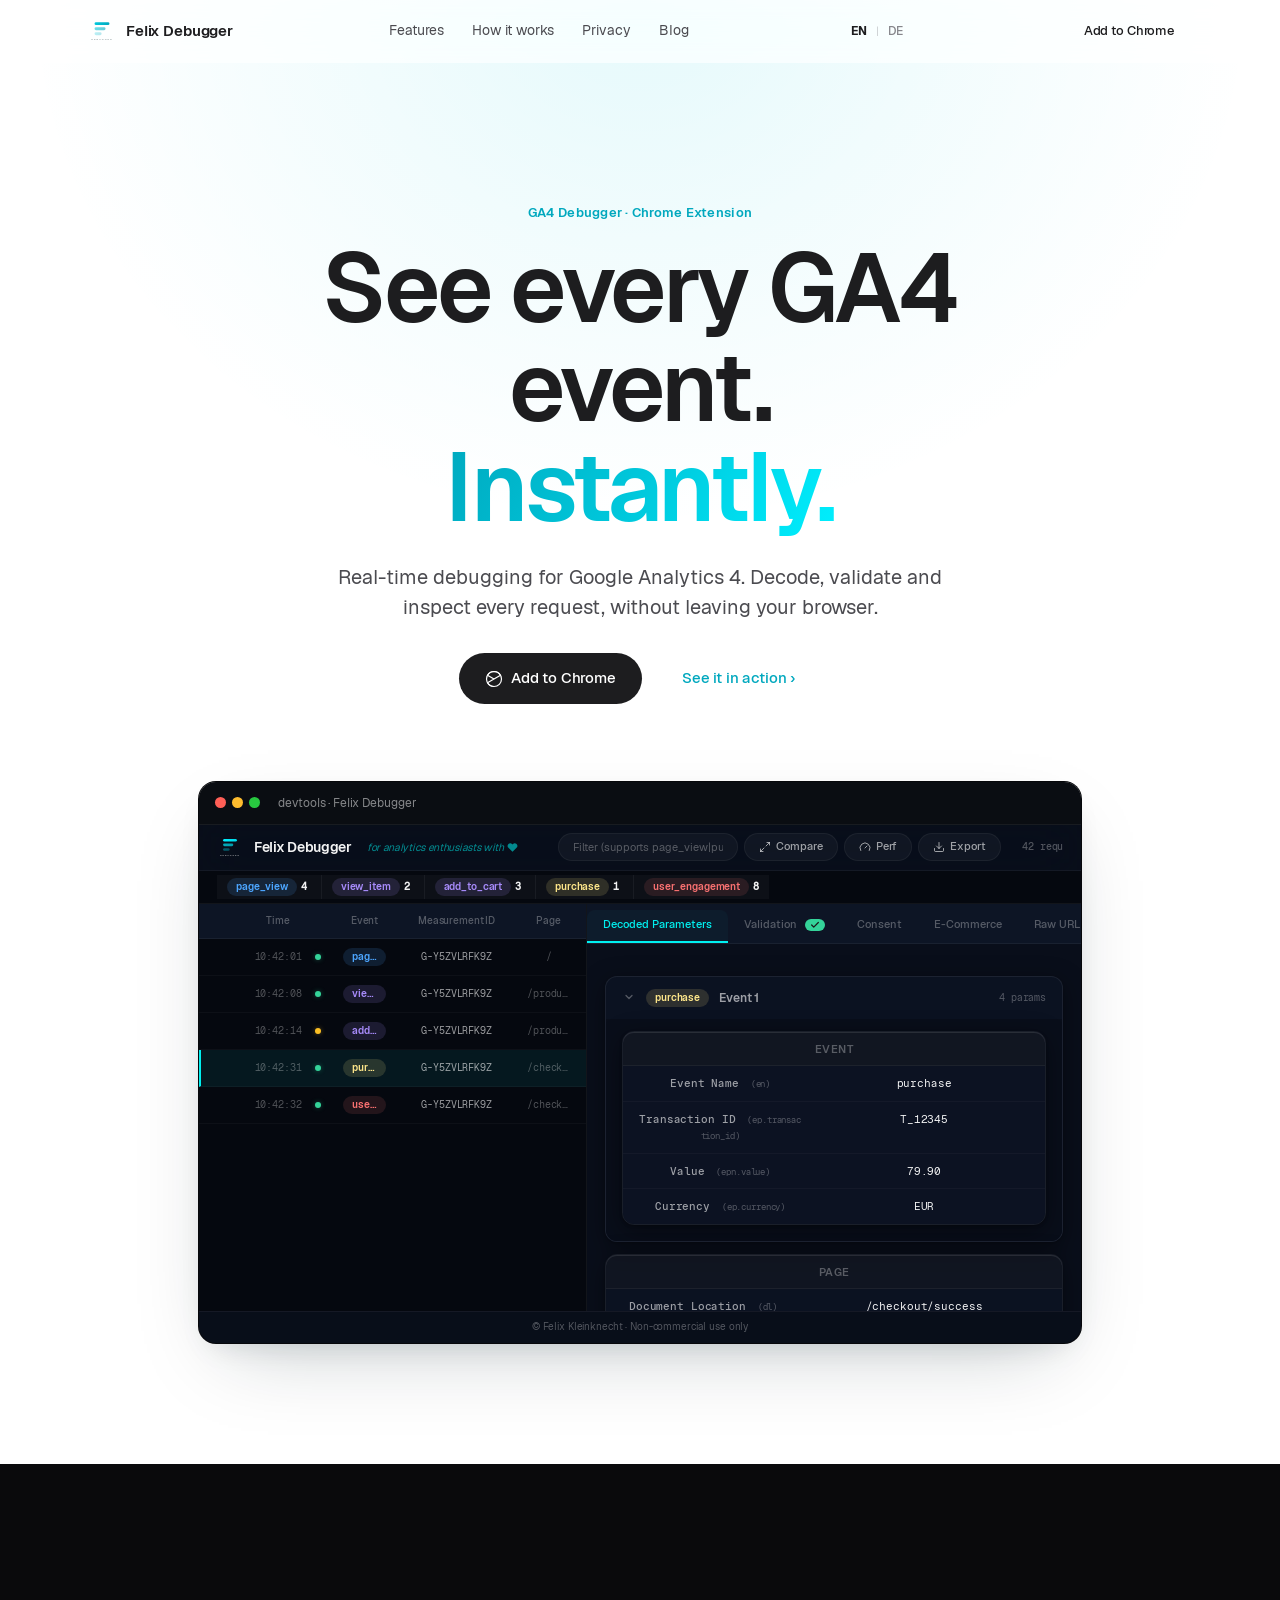
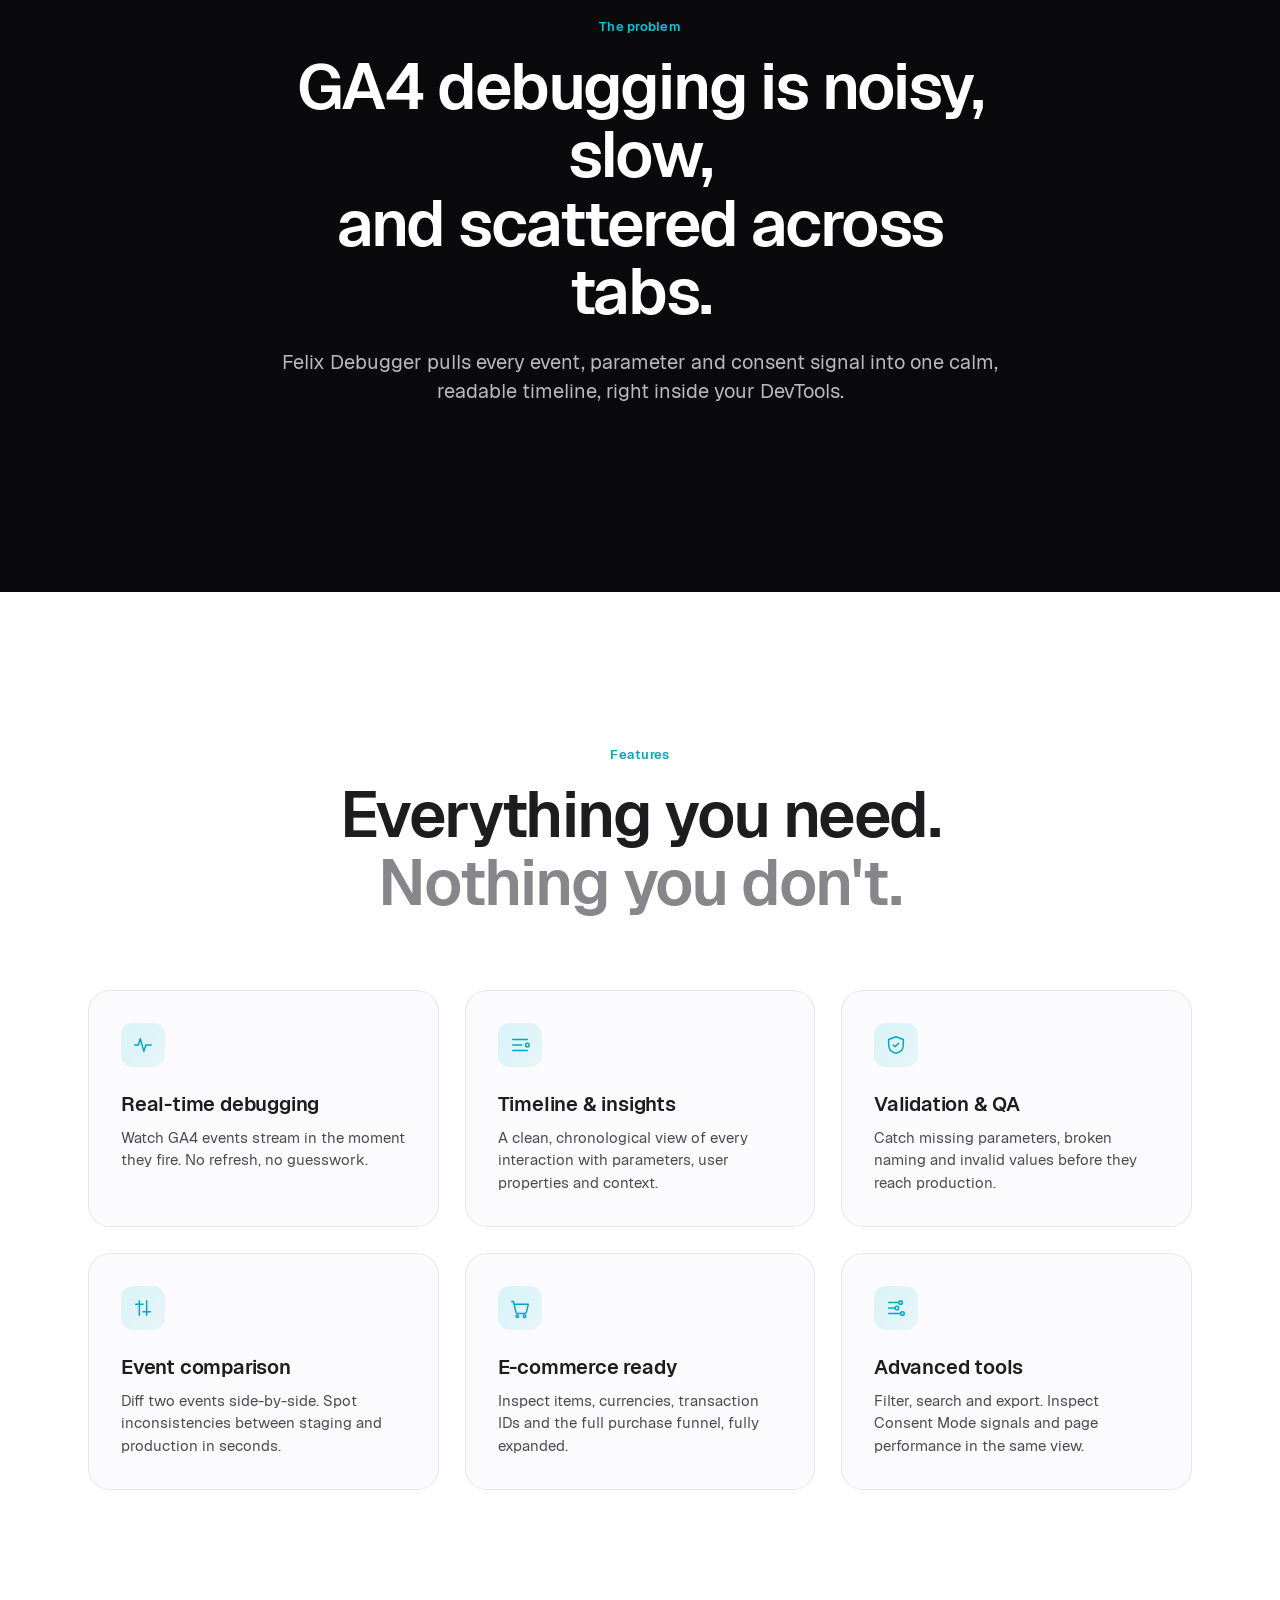
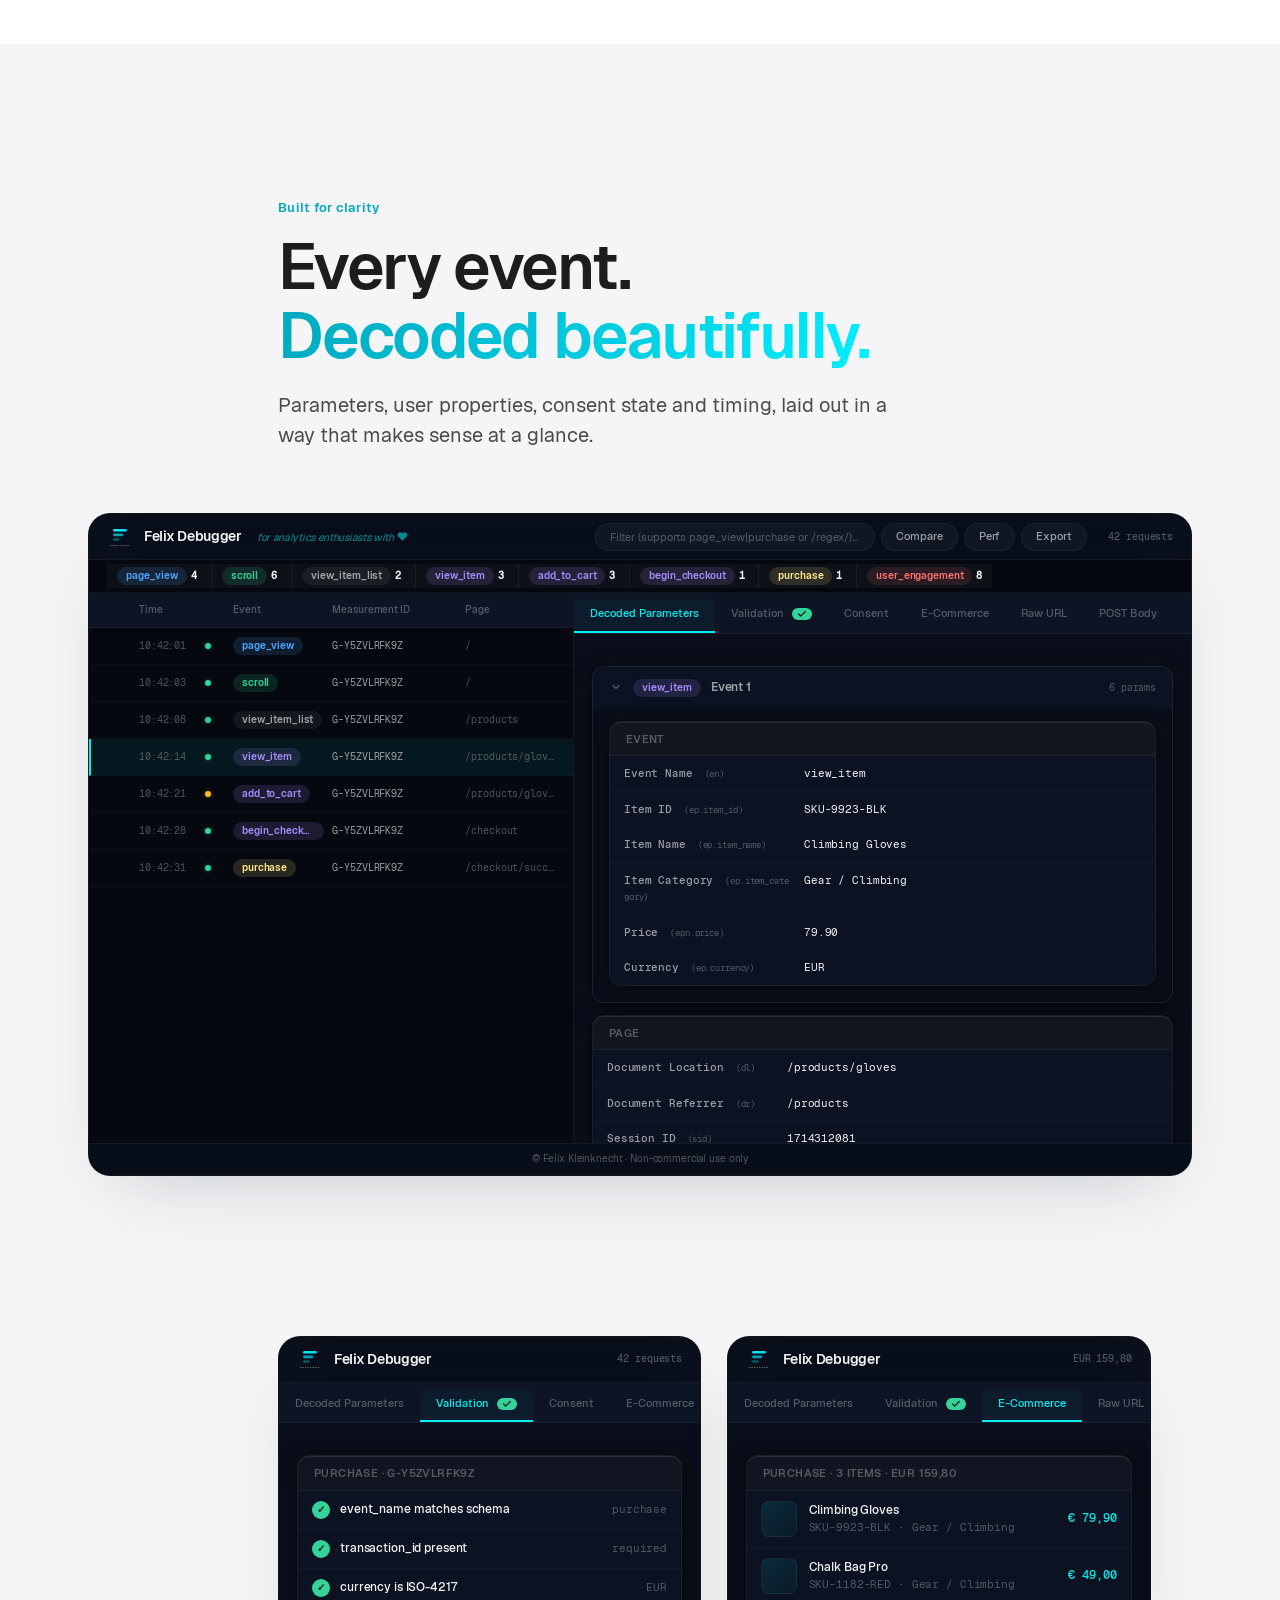
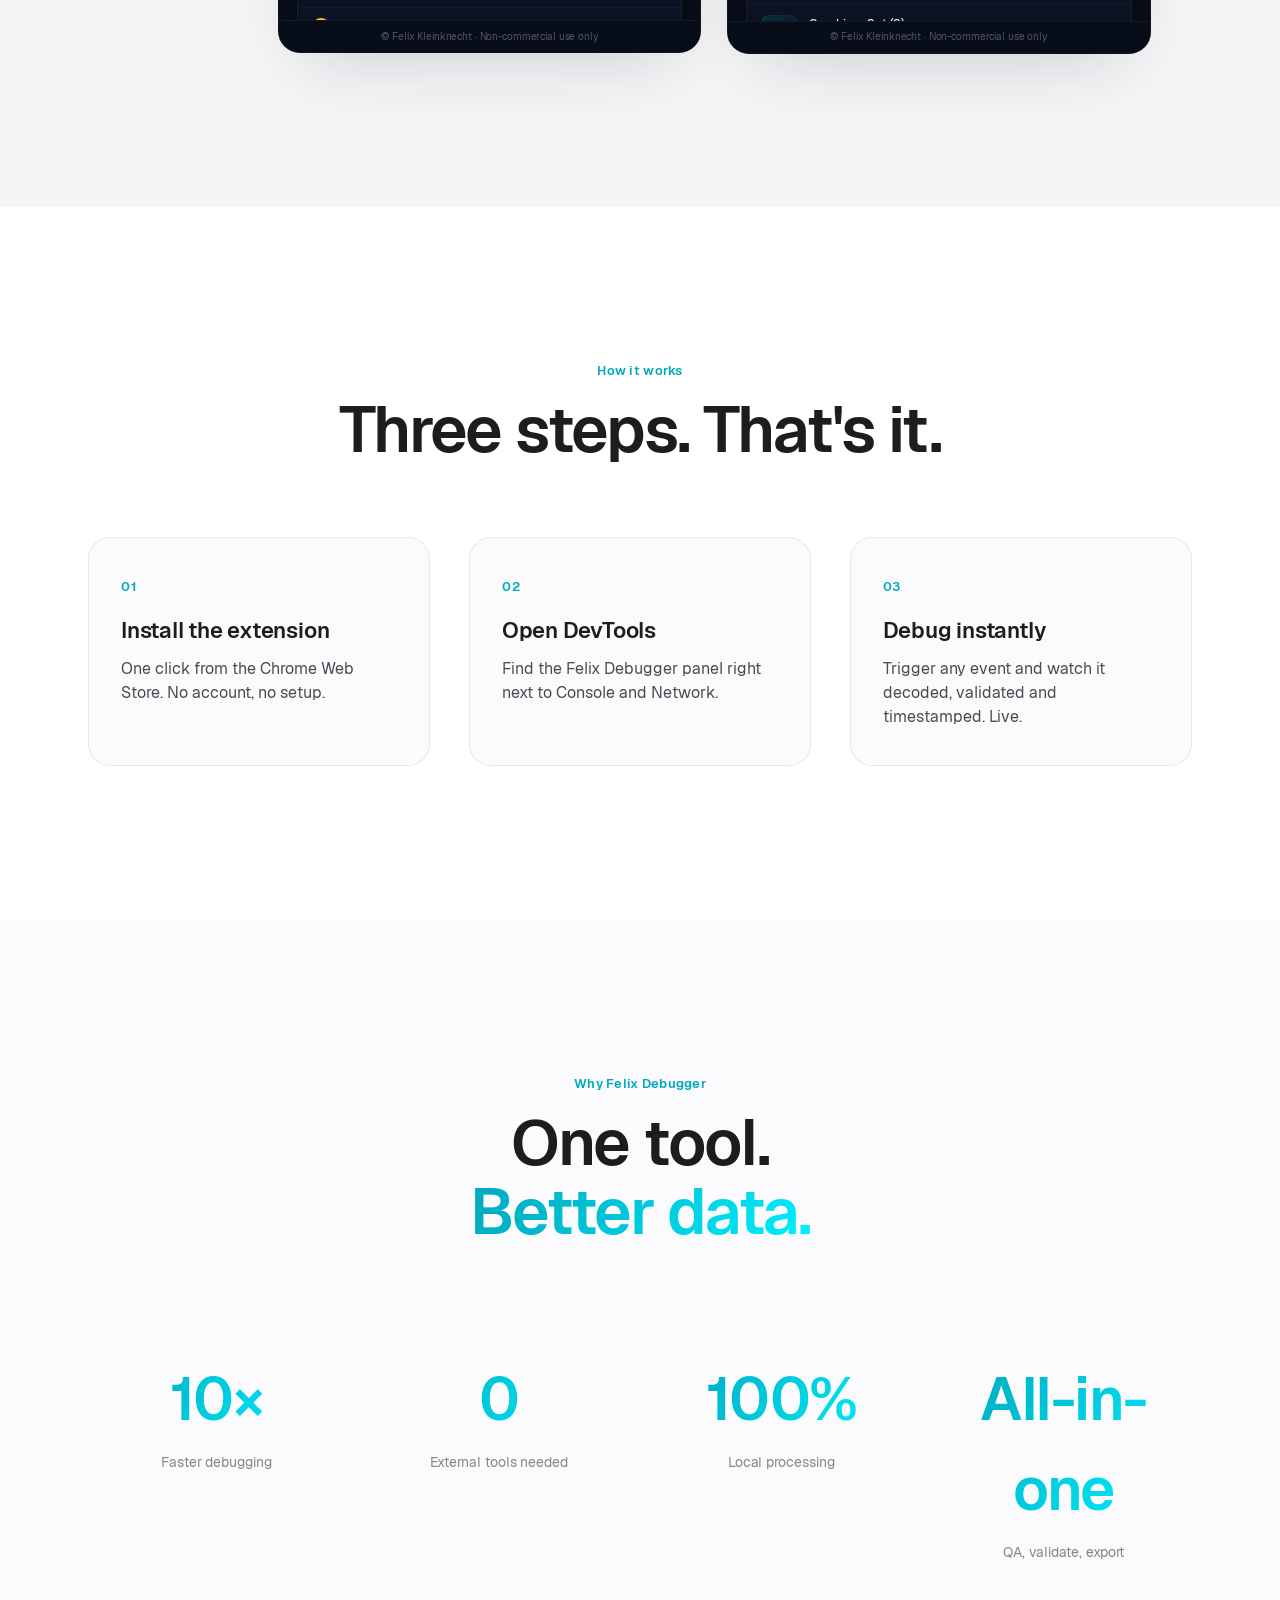
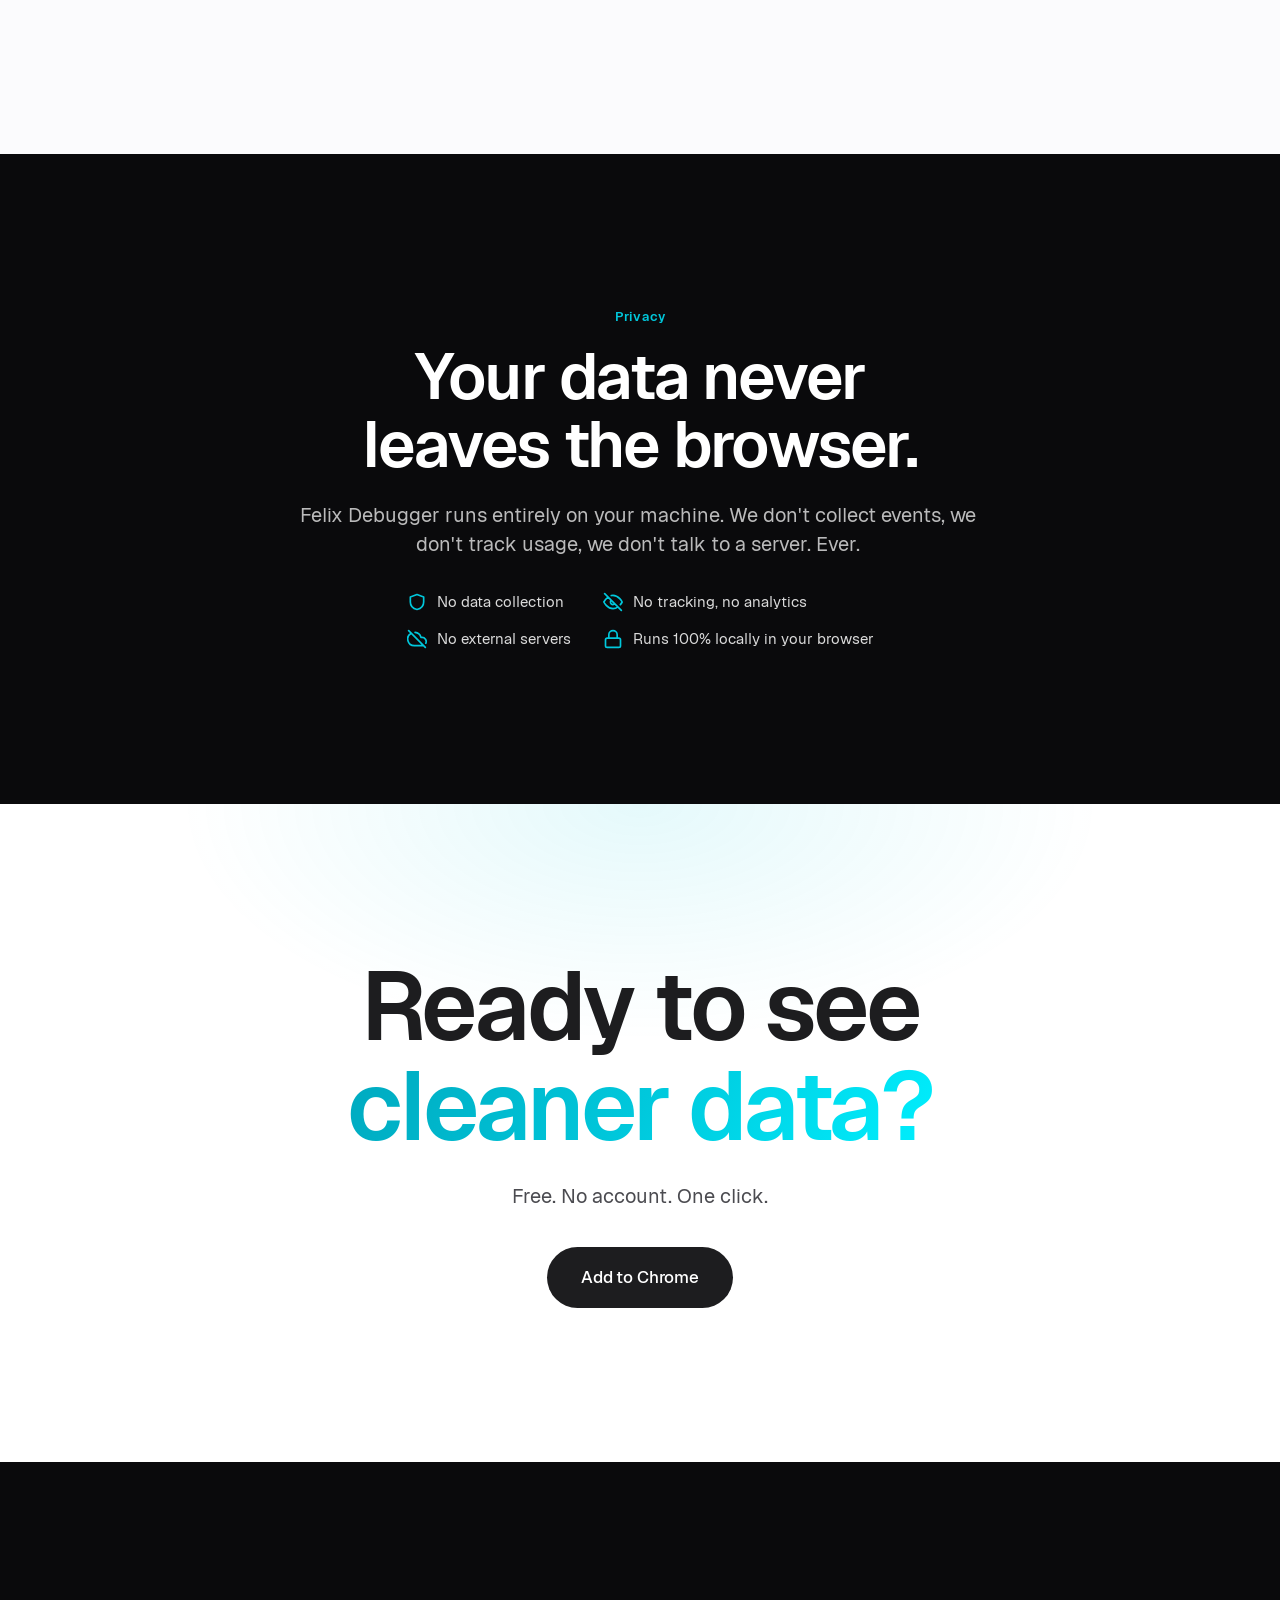
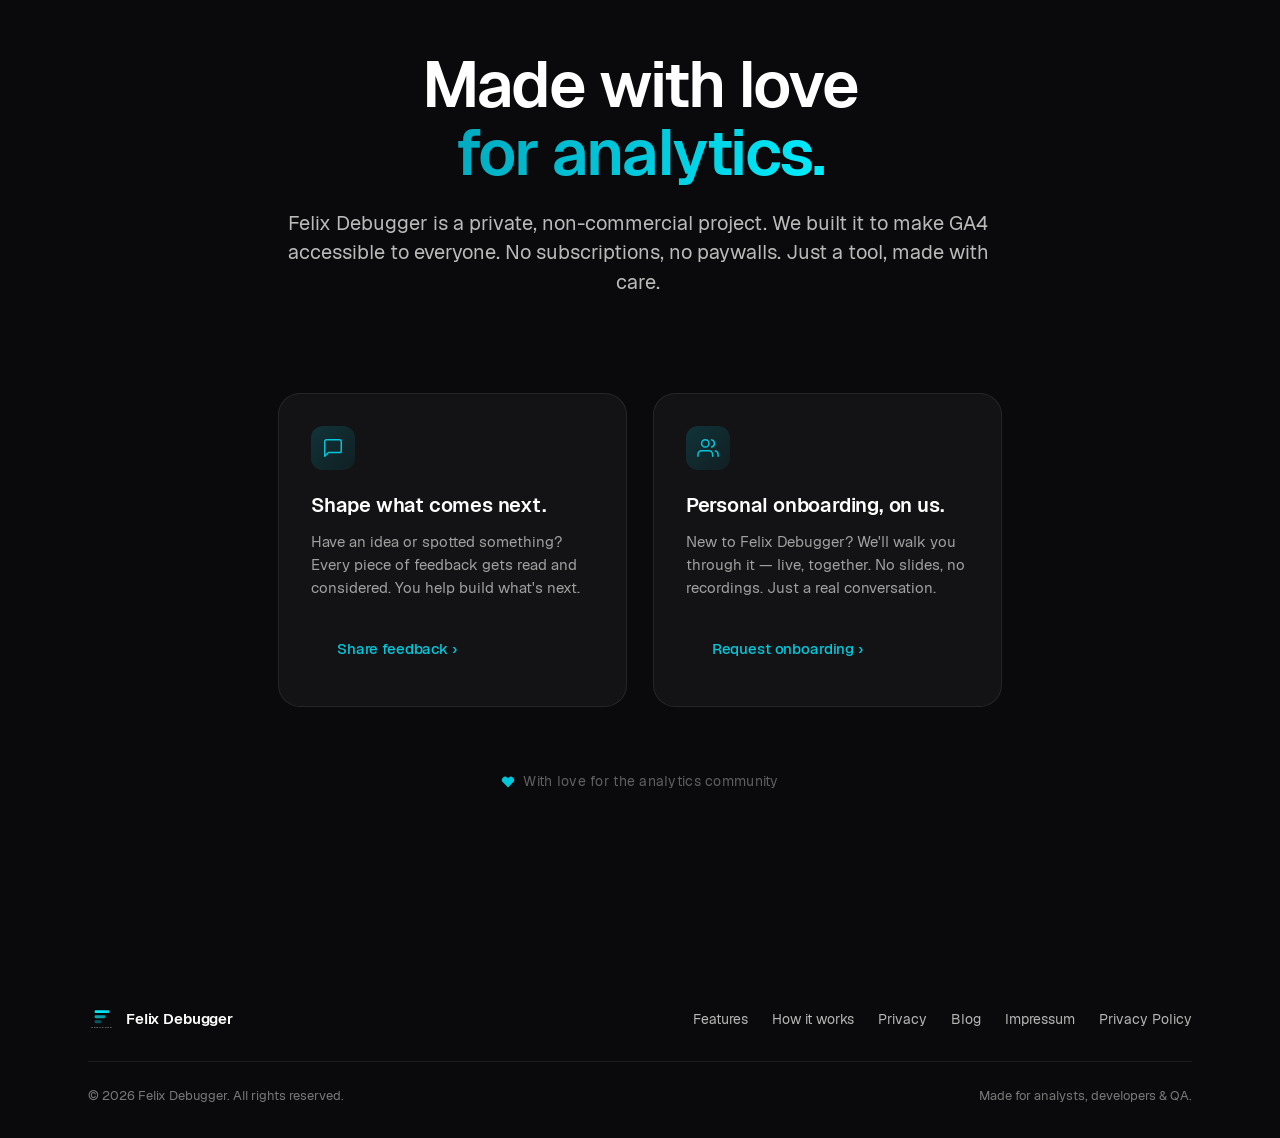
<file: index.html>
<!DOCTYPE html>
<html lang="en">
<head>
  <meta charset="UTF-8" />
  <meta name="viewport" content="width=device-width, initial-scale=1.0, viewport-fit=cover" />
  <meta name="theme-color" content="#000000" />
  <meta http-equiv="Content-Security-Policy" content="default-src 'self'; script-src 'self' 'unsafe-inline' https://www.googletagmanager.com https://consent.cookiebot.com https://consentcdn.cookiebot.com; style-src 'self' 'unsafe-inline'; font-src 'self'; img-src 'self' data: http://imgsct.cookiebot.com https://imgsct.cookiebot.com https://www.googletagmanager.com; connect-src 'self' https://www.google-analytics.com https://*.google-analytics.com https://analytics.google.com https://region1.analytics.google.com https://stats.g.doubleclick.net https://consent.cookiebot.com https://consentcdn.cookiebot.com; frame-src 'self' https://www.googletagmanager.com https://consentcdn.cookiebot.com; base-uri 'none'; object-src 'none';" />

  <title>Felix Debugger – GA4 Debugger Chrome Extension | Google Analytics 4</title>
  <meta name="description" content="Felix Debugger is the free GA4 Debugger Chrome Extension. Decode, validate and inspect Google Analytics 4 events in real time — directly in DevTools. Built for analysts, developers and QA teams." />
  <meta name="keywords" content="GA4 Debugger, Google Analytics 4 Debugger, Felix Debugger, Chrome Extension, GA4 Chrome Extension, Analytics QA, Event Inspector, Tag Validation, GA4 Event Debugger" />
  <meta name="robots" content="index, follow, max-image-preview:large, max-snippet:-1, max-video-preview:-1" />
  <meta name="author" content="Felix Kleinknecht" />

  <!-- Open Graph -->
  <meta property="og:type" content="website" />
  <meta property="og:site_name" content="Felix Debugger" />
  <meta property="og:url" content="https://felix-debugger.de/" />
  <meta property="og:title" content="Felix Debugger – GA4 Debugger Chrome Extension" />
  <meta property="og:description" content="Decode, validate and inspect Google Analytics 4 events in real time. Free Chrome Extension for analysts, developers and QA teams." />
  <meta property="og:image" content="https://felix-debugger.de/assets/og-image.png" />
  <meta property="og:image:width" content="1200" />
  <meta property="og:image:height" content="630" />
  <meta property="og:locale" content="en_US" />

  <!-- Twitter -->
  <meta name="twitter:card" content="summary_large_image" />
  <meta name="twitter:title" content="Felix Debugger – GA4 Debugger Chrome Extension" />
  <meta name="twitter:description" content="Decode, validate and inspect Google Analytics 4 events in real time. Free Chrome Extension for analysts, developers and QA teams." />
  <meta name="twitter:image" content="https://felix-debugger.de/assets/og-image.png" />

  <link rel="icon" type="image/svg+xml" href="assets/Felix_Debugger_F3L2_Light_512_transparent.svg" />
  <link rel="apple-touch-icon" href="assets/Felix_Debugger_F3L2_Light_512.svg" />
  <link rel="canonical" href="https://felix-debugger.de/" />
  <link rel="sitemap" type="application/xml" href="/sitemap.xml" />

  <!-- DNS prefetch for external resources -->
  <link rel="dns-prefetch" href="//www.googletagmanager.com" />
  <link rel="dns-prefetch" href="//consent.cookiebot.com" />
  <link rel="dns-prefetch" href="//www.google-analytics.com" />

  <!-- Preload primary font weights -->
  <link rel="preload" href="assets/fonts/Geist-Regular.woff2" as="font" type="font/woff2" crossorigin />
  <link rel="preload" href="assets/fonts/Geist-SemiBold.woff2" as="font" type="font/woff2" crossorigin />

  <link rel="stylesheet" href="styles.css" />

  <!-- Cookiebot -->
  <script id="Cookiebot" src="https://consent.cookiebot.com/uc.js" data-cbid="8647a094-df0e-4e92-948e-bc080b73de7f" data-blockingmode="auto" type="text/javascript"></script>
  <!-- End Cookiebot -->

  <!-- Google Consent Mode defaults -->
  <script data-cookieconsent="ignore">
    window.dataLayer = window.dataLayer || [];
    function gtag() {
      dataLayer.push(arguments);
    }
    gtag("consent", "default", {
      ad_personalization: "denied",
      ad_storage: "denied",
      ad_user_data: "denied",
      analytics_storage: "denied",
      functionality_storage: "denied",
      personalization_storage: "denied",
      security_storage: "granted",
      wait_for_update: 500,
    });
    gtag("set", "ads_data_redaction", true);
    gtag("set", "url_passthrough", false);
  </script>
  <!-- End Google Consent Mode defaults -->

  <!-- Google Tag Manager -->
  <script>(function(w,d,s,l,i){w[l]=w[l]||[];w[l].push({'gtm.start':
  new Date().getTime(),event:'gtm.js'});var f=d.getElementsByTagName(s)[0],
  j=d.createElement(s),dl=l!='dataLayer'?'&l='+l:'';j.async=true;j.src=
  'https://www.googletagmanager.com/gtm.js?id='+i+dl;f.parentNode.insertBefore(j,f);
  })(window,document,'script','dataLayer','GTM-NXZNCG85');</script>
  <!-- End Google Tag Manager -->

  <!-- JSON-LD: SoftwareApplication -->
  <script type="application/ld+json">
  {
    "@context": "https://schema.org",
    "@type": "SoftwareApplication",
    "name": "Felix Debugger",
    "url": "https://felix-debugger.de/",
    "applicationCategory": "DeveloperApplication",
    "applicationSubCategory": "Analytics Debugger",
    "operatingSystem": "Chrome, Chromium, Microsoft Edge",
    "description": "Free GA4 Debugger Chrome Extension. Decode, validate and inspect Google Analytics 4 events in real time directly in DevTools. Built for analysts, developers and QA teams.",
    "screenshot": "https://felix-debugger.de/assets/og-image.png",
    "image": "https://felix-debugger.de/assets/og-image.png",
    "offers": {
      "@type": "Offer",
      "price": "0",
      "priceCurrency": "USD"
    },
    "author": {
      "@type": "Person",
      "name": "Felix Kleinknecht"
    },
    "publisher": {
      "@type": "Person",
      "name": "Felix Kleinknecht"
    }
  }
  </script>

  <!-- JSON-LD: WebSite -->
  <script type="application/ld+json">
  {
    "@context": "https://schema.org",
    "@type": "WebSite",
    "name": "Felix Debugger",
    "url": "https://felix-debugger.de/"
  }
  </script>
</head>
<body>

  <!-- Google Tag Manager (noscript) -->
  <noscript><iframe src="https://www.googletagmanager.com/ns.html?id=GTM-NXZNCG85"
  height="0" width="0" style="display:none;visibility:hidden"></iframe></noscript>
  <!-- End Google Tag Manager (noscript) -->

  <!-- ─────────────────────────────  HEADER  ───────────────────────────── -->
  <header class="nav" id="nav" role="banner">
    <div class="nav__inner">
      <a href="#top" class="nav__brand" aria-label="Felix Debugger">
        <img src="assets/Felix_Debugger_F3L2_Light_512_transparent.svg" alt="" class="nav__logo" width="28" height="28" />
        <span>Felix Debugger</span>
      </a>
      <nav class="nav__links" aria-label="Primary">
        <a href="#features" data-i18n="nav.features">Features</a>
        <a href="#how" data-i18n="nav.how">How it works</a>
        <a href="#privacy" data-i18n="nav.privacy">Privacy</a>
        <a href="blog.html" data-i18n="nav.blog">Blog</a>
      </nav>
      <div class="lang-toggle" role="group" aria-label="Language">
        <button class="lang-toggle__btn" data-lang-btn="en">EN</button>
        <span class="lang-toggle__sep" aria-hidden="true">|</span>
        <button class="lang-toggle__btn" data-lang-btn="de">DE</button>
      </div>
      <a href="#" class="btn btn--small" data-store-link><span data-i18n="nav.cta">Add to Chrome</span></a>
    </div>
  </header>

  <main id="top">

    <!-- ─────────────────────────────  HERO  ───────────────────────────── -->
    <section class="hero" aria-labelledby="hero-title" data-ga-section="hero" data-ga-name="extension_intro">
      <div class="container hero__inner">
        <p class="eyebrow reveal" data-i18n="hero.eyebrow">GA4 Debugger · Chrome Extension</p>
        <h1 id="hero-title" class="display reveal" data-delay="60" data-i18n-html="hero.h1">
          See every GA4 event.<br />
          <span class="text-gradient">Instantly.</span>
        </h1>
        <p class="lede reveal" data-delay="120" data-i18n="hero.lede">
          Real-time debugging for Google Analytics 4. Decode, validate and inspect every request, without leaving your browser.
        </p>
        <div class="hero__cta reveal" data-delay="180">
          <a href="#" class="btn btn--primary" data-store-link>
            <svg width="18" height="18" viewBox="0 0 24 24" fill="none" aria-hidden="true"><circle cx="12" cy="12" r="10" stroke="currentColor" stroke-width="1.6"/><path d="M12 2a10 10 0 0 1 8.66 5L12 12 3.34 7A10 10 0 0 1 12 2Z M12 22a10 10 0 0 1-8.66-5L12 12 3.34 7" stroke="currentColor" stroke-width="1.6" stroke-linejoin="round"/></svg>
            <span data-i18n="hero.cta.primary">Add to Chrome</span>
          </a>
          <a href="#features" class="btn btn--ghost" data-i18n="hero.cta.ghost">See it in action ›</a>
        </div>

        <div class="hero__visual reveal" data-delay="240" aria-hidden="true">
          <div class="device device--tool">
            <div class="device__chrome">
              <span></span><span></span><span></span>
              <div class="device__url">devtools · Felix Debugger</div>
            </div>
            <div class="device__body">
              <!-- Tool Mock: Decoded Parameters view -->
              <div class="tool">
                <div class="tool__header">
                  <div class="tool__brand">
                    <img src="assets/Felix_Debugger_F3_Dark_512_transparent.svg" alt="" />
                    <span>Felix Debugger</span>
                    <span class="tool__heart">for analytics enthusiasts with
                      <svg width="11" height="11" viewBox="0 0 24 24" fill="currentColor" aria-hidden="true"><path d="M20.84 4.61a5.5 5.5 0 0 0-7.78 0L12 5.67l-1.06-1.06a5.5 5.5 0 0 0-7.78 7.78l1.06 1.06L12 21.23l7.78-7.78 1.06-1.06a5.5 5.5 0 0 0 0-7.78z"/></svg>
                    </span>
                  </div>
                  <div class="tool__actions">
                    <input class="tool__filter" placeholder="Filter (supports page_view|purchase or /regex/)…" />
                    <button class="tool__btn"><svg width="12" height="12" viewBox="0 0 24 24" fill="none" stroke="currentColor" stroke-width="2" stroke-linecap="round" stroke-linejoin="round"><path d="M16 3h5v5"/><path d="m21 3-7 7"/><path d="M8 21H3v-5"/><path d="m3 21 7-7"/></svg>Compare</button>
                    <button class="tool__btn"><svg width="12" height="12" viewBox="0 0 24 24" fill="none" stroke="currentColor" stroke-width="2" stroke-linecap="round" stroke-linejoin="round"><path d="m12 14 4-4"/><path d="M3.34 19a10 10 0 1 1 17.32 0"/></svg>Perf</button>
                    <button class="tool__btn"><svg width="12" height="12" viewBox="0 0 24 24" fill="none" stroke="currentColor" stroke-width="2" stroke-linecap="round" stroke-linejoin="round"><path d="M21 15v4a2 2 0 0 1-2 2H5a2 2 0 0 1-2-2v-4"/><polyline points="7 10 12 15 17 10"/><line x1="12" x2="12" y1="15" y2="3"/></svg>Export</button>
                    <span class="tool__count">42 requests</span>
                  </div>
                </div>
                <div class="tool__stats">
                  <span class="stat-chip"><span class="event-badge page_view badge-no-margin">page_view</span> <span class="stat-count">4</span></span>
                  <span class="stat-chip"><span class="event-badge view_item badge-no-margin">view_item</span> <span class="stat-count">2</span></span>
                  <span class="stat-chip"><span class="event-badge add_to_cart badge-no-margin">add_to_cart</span> <span class="stat-count">3</span></span>
                  <span class="stat-chip"><span class="event-badge purchase badge-no-margin">purchase</span> <span class="stat-count">1</span></span>
                  <span class="stat-chip"><span class="event-badge user_engagement badge-no-margin">user_engagement</span> <span class="stat-count">8</span></span>
                </div>
                <div class="tool__main">
                  <div class="tool__list">
                    <div class="tool__list-head">
                      <span class="col-check"></span><span class="col-time">Time</span>
                      <span class="col-status"></span><span class="col-event">Event</span>
                      <span class="col-tid">Measurement ID</span><span class="col-page">Page</span>
                    </div>
                    <div class="tool__rows">
                      <div class="tool__row">
                        <span class="col-check"></span><span class="col-time">10:42:01</span>
                        <span class="col-status"><span class="status-dot ok"></span></span>
                        <span class="col-event"><span class="event-badge page_view">page_view</span></span>
                        <span class="col-tid">G-Y5ZVLRFK9Z</span><span class="col-page">/</span>
                      </div>
                      <div class="tool__row">
                        <span class="col-check"></span><span class="col-time">10:42:08</span>
                        <span class="col-status"><span class="status-dot ok"></span></span>
                        <span class="col-event"><span class="event-badge view_item">view_item</span></span>
                        <span class="col-tid">G-Y5ZVLRFK9Z</span><span class="col-page">/products/gloves</span>
                      </div>
                      <div class="tool__row">
                        <span class="col-check"></span><span class="col-time">10:42:14</span>
                        <span class="col-status"><span class="status-dot warn"></span></span>
                        <span class="col-event"><span class="event-badge add_to_cart">add_to_cart</span></span>
                        <span class="col-tid">G-Y5ZVLRFK9Z</span><span class="col-page">/products/gloves</span>
                      </div>
                      <div class="tool__row selected">
                        <span class="col-check"></span><span class="col-time">10:42:31</span>
                        <span class="col-status"><span class="status-dot ok"></span></span>
                        <span class="col-event"><span class="event-badge purchase">purchase</span></span>
                        <span class="col-tid">G-Y5ZVLRFK9Z</span><span class="col-page">/checkout/success</span>
                      </div>
                      <div class="tool__row">
                        <span class="col-check"></span><span class="col-time">10:42:32</span>
                        <span class="col-status"><span class="status-dot ok"></span></span>
                        <span class="col-event"><span class="event-badge user_engagement">user_engagement</span></span>
                        <span class="col-tid">G-Y5ZVLRFK9Z</span><span class="col-page">/checkout/success</span>
                      </div>
                    </div>
                  </div>
                  <div class="tool__detail">
                    <div class="tool__tabs-wrap">
                      <nav class="tool__tabs">
                        <button class="tool__tab is-active">Decoded Parameters</button>
                        <button class="tool__tab">Validation <span class="tool__tab-badge tool__tab-badge--ok"><svg width="10" height="10" viewBox="0 0 24 24" fill="none" stroke="currentColor" stroke-width="3" stroke-linecap="round" stroke-linejoin="round"><path d="M20 6 9 17l-5-5"/></svg></span></button>
                        <button class="tool__tab">Consent</button>
                        <button class="tool__tab">E-Commerce</button>
                        <button class="tool__tab">Raw URL</button>
                      </nav>
                    </div>
                    <div class="tool__body">
                      <div class="tool__event-acc">
                        <div class="tool__event-acc-head">
                          <span class="tool__acc-arrow"><svg width="12" height="12" viewBox="0 0 24 24" fill="none" stroke="currentColor" stroke-width="2.5" stroke-linecap="round" stroke-linejoin="round"><path d="m9 18 6-6-6-6"/></svg></span>
                          <span class="event-badge purchase badge-no-margin">purchase</span>
                          <span class="tool__acc-name">Event 1</span>
                          <span class="tool__acc-count">4 params</span>
                        </div>
                        <div class="tool__event-acc-body">
                          <div class="param-group">
                            <div class="param-group-title">Event</div>
                            <div class="param-row"><span class="param-key">Event Name <span class="param-raw-key">(en)</span></span><span class="param-value">purchase</span></div>
                            <div class="param-row"><span class="param-key">Transaction ID <span class="param-raw-key">(ep.transaction_id)</span></span><span class="param-value">T_12345</span></div>
                            <div class="param-row"><span class="param-key">Value <span class="param-raw-key">(epn.value)</span></span><span class="param-value">79.90</span></div>
                            <div class="param-row"><span class="param-key">Currency <span class="param-raw-key">(ep.currency)</span></span><span class="param-value">EUR</span></div>
                          </div>
                        </div>
                      </div>
                      <div class="param-group">
                        <div class="param-group-title">Page</div>
                        <div class="param-row"><span class="param-key">Document Location <span class="param-raw-key">(dl)</span></span><span class="param-value">/checkout/success</span></div>
                        <div class="param-row"><span class="param-key">Document Referrer <span class="param-raw-key">(dr)</span></span><span class="param-value">/checkout</span></div>
                        <div class="param-row"><span class="param-key">Session ID <span class="param-raw-key">(sid)</span></span><span class="param-value">1714312081</span></div>
                      </div>
                    </div>
                  </div>
                </div>
                <div class="tool__footer">
                  <span>© Felix Kleinknecht · Non-commercial use only</span>
                </div>
              </div>
            </div>
          </div>
        </div>
      </div>
    </section>

    <!-- ─────────────────────────  PROBLEM → SOLUTION  ─────────────────────── -->
    <section class="section section--dark" aria-labelledby="ps-title" data-ga-section="solution_statement" data-ga-name="ga4_debugging_problem">
      <div class="container narrow">
        <p class="eyebrow eyebrow--light reveal" data-i18n="ps.eyebrow">The problem</p>
        <h2 id="ps-title" class="headline reveal" data-delay="60" data-i18n-html="ps.h2">
          GA4 debugging is noisy, slow,<br />and scattered across tabs.
        </h2>
        <p class="lede lede--light reveal" data-delay="140" data-i18n="ps.lede">
          Felix Debugger pulls every event, parameter and consent signal into one calm, readable timeline, right inside your DevTools.
        </p>
      </div>
    </section>

    <!-- ─────────────────────────────  FEATURES  ───────────────────────────── -->
    <section class="section" id="features" aria-labelledby="features-title" data-ga-section="features" data-ga-name="feature_overview">
      <div class="container">
        <header class="section__head">
          <p class="eyebrow reveal" data-i18n="feat.eyebrow">Features</p>
          <h2 id="features-title" class="headline reveal" data-delay="60" data-i18n-html="feat.h2">
            Everything you need.<br /><span class="text-muted">Nothing you don't.</span>
          </h2>
        </header>

        <div class="grid grid--3">
          <article class="card reveal">
            <div class="card__icon">
              <svg viewBox="0 0 24 24" fill="none" aria-hidden="true"><path d="M3 12h4l2-7 4 14 2-7h6" stroke="currentColor" stroke-width="1.6" stroke-linecap="round" stroke-linejoin="round"/></svg>
            </div>
            <h3 data-i18n="feat.1.h3">Real-time debugging</h3>
            <p data-i18n="feat.1.p">Watch GA4 events stream in the moment they fire. No refresh, no guesswork.</p>
          </article>

          <article class="card reveal" data-delay="60">
            <div class="card__icon">
              <svg viewBox="0 0 24 24" fill="none" aria-hidden="true"><path d="M4 6h16M4 12h10M4 18h16" stroke="currentColor" stroke-width="1.6" stroke-linecap="round"/><circle cx="20" cy="12" r="2" stroke="currentColor" stroke-width="1.6"/></svg>
            </div>
            <h3 data-i18n="feat.2.h3">Timeline &amp; insights</h3>
            <p data-i18n="feat.2.p">A clean, chronological view of every interaction with parameters, user properties and context.</p>
          </article>

          <article class="card reveal" data-delay="120">
            <div class="card__icon">
              <svg viewBox="0 0 24 24" fill="none" aria-hidden="true"><path d="M12 3 4 6v6c0 5 3.5 8 8 9 4.5-1 8-4 8-9V6l-8-3Z" stroke="currentColor" stroke-width="1.6" stroke-linejoin="round"/><path d="m9 12 2 2 4-4" stroke="currentColor" stroke-width="1.6" stroke-linecap="round" stroke-linejoin="round"/></svg>
            </div>
            <h3 data-i18n="feat.3.h3">Validation &amp; QA</h3>
            <p data-i18n="feat.3.p">Catch missing parameters, broken naming and invalid values before they reach production.</p>
          </article>

          <article class="card reveal" data-delay="60">
            <div class="card__icon">
              <svg viewBox="0 0 24 24" fill="none" aria-hidden="true"><path d="M8 4v16M16 4v16M4 8h8M12 16h8" stroke="currentColor" stroke-width="1.6" stroke-linecap="round"/></svg>
            </div>
            <h3 data-i18n="feat.4.h3">Event comparison</h3>
            <p data-i18n="feat.4.p">Diff two events side-by-side. Spot inconsistencies between staging and production in seconds.</p>
          </article>

          <article class="card reveal" data-delay="120">
            <div class="card__icon">
              <svg viewBox="0 0 24 24" fill="none" aria-hidden="true"><path d="M3 5h2l2.5 11.5a2 2 0 0 0 2 1.5h7.5a2 2 0 0 0 2-1.5L21 8H6" stroke="currentColor" stroke-width="1.6" stroke-linecap="round" stroke-linejoin="round"/><circle cx="9" cy="21" r="1.4" stroke="currentColor" stroke-width="1.6"/><circle cx="17" cy="21" r="1.4" stroke="currentColor" stroke-width="1.6"/></svg>
            </div>
            <h3 data-i18n="feat.5.h3">E-commerce ready</h3>
            <p data-i18n="feat.5.p">Inspect items, currencies, transaction IDs and the full purchase funnel, fully expanded.</p>
          </article>

          <article class="card reveal" data-delay="180">
            <div class="card__icon">
              <svg viewBox="0 0 24 24" fill="none" aria-hidden="true"><path d="M4 6h10M4 12h6M4 18h12" stroke="currentColor" stroke-width="1.6" stroke-linecap="round"/><circle cx="17" cy="6" r="2" stroke="currentColor" stroke-width="1.6"/><circle cx="13" cy="12" r="2" stroke="currentColor" stroke-width="1.6"/><circle cx="19" cy="18" r="2" stroke="currentColor" stroke-width="1.6"/></svg>
            </div>
            <h3 data-i18n="feat.6.h3">Advanced tools</h3>
            <p data-i18n="feat.6.p">Filter, search and export. Inspect Consent Mode signals and page performance in the same view.</p>
          </article>
        </div>
      </div>
    </section>

    <!-- ─────────────────────────────  SHOWCASE  ───────────────────────────── -->
    <section class="section section--feature" aria-labelledby="showcase-title" data-ga-section="showcase" data-ga-name="tool_preview">
      <div class="container narrow">
        <p class="eyebrow reveal" data-i18n="show.eyebrow">Built for clarity</p>
        <h2 id="showcase-title" class="headline reveal" data-delay="60" data-i18n-html="show.h2">
          Every event.<br /><span class="text-gradient">Decoded beautifully.</span>
        </h2>
        <p class="lede reveal" data-delay="120" data-i18n="show.lede">
          Parameters, user properties, consent state and timing, laid out in a way that makes sense at a glance.
        </p>
      </div>

      <div class="container">
        <div class="showcase reveal" data-delay="60" data-ga-section="showcase" data-ga-name="tool_mock_full_funnel">
          <div class="showcase__frame showcase__frame--tool">
            <!-- Tool Mock: full funnel timeline -->
            <div class="tool" aria-hidden="true">
              <div class="tool__header">
                <div class="tool__brand">
                  <img src="assets/Felix_Debugger_F3_Dark_512_transparent.svg" alt="" />
                  <span>Felix Debugger</span>
                  <span class="tool__heart">for analytics enthusiasts with <svg width="11" height="11" viewBox="0 0 24 24" fill="currentColor"><path d="M20.84 4.61a5.5 5.5 0 0 0-7.78 0L12 5.67l-1.06-1.06a5.5 5.5 0 0 0-7.78 7.78l1.06 1.06L12 21.23l7.78-7.78 1.06-1.06a5.5 5.5 0 0 0 0-7.78z"/></svg></span>
                </div>
                <div class="tool__actions">
                  <input class="tool__filter" placeholder="Filter (supports page_view|purchase or /regex/)…" />
                  <button class="tool__btn">Compare</button>
                  <button class="tool__btn">Perf</button>
                  <button class="tool__btn">Export</button>
                  <span class="tool__count">42 requests</span>
                </div>
              </div>
              <div class="tool__stats">
                <span class="stat-chip"><span class="event-badge page_view badge-no-margin">page_view</span> <span class="stat-count">4</span></span>
                <span class="stat-chip"><span class="event-badge scroll badge-no-margin">scroll</span> <span class="stat-count">6</span></span>
                <span class="stat-chip"><span class="event-badge default badge-no-margin">view_item_list</span> <span class="stat-count">2</span></span>
                <span class="stat-chip"><span class="event-badge view_item badge-no-margin">view_item</span> <span class="stat-count">3</span></span>
                <span class="stat-chip"><span class="event-badge add_to_cart badge-no-margin">add_to_cart</span> <span class="stat-count">3</span></span>
                <span class="stat-chip"><span class="event-badge begin_checkout badge-no-margin">begin_checkout</span> <span class="stat-count">1</span></span>
                <span class="stat-chip"><span class="event-badge purchase badge-no-margin">purchase</span> <span class="stat-count">1</span></span>
                <span class="stat-chip"><span class="event-badge user_engagement badge-no-margin">user_engagement</span> <span class="stat-count">8</span></span>
              </div>
              <div class="tool__main">
                <div class="tool__list">
                  <div class="tool__list-head">
                    <span class="col-check"></span><span class="col-time">Time</span>
                    <span class="col-status"></span><span class="col-event">Event</span>
                    <span class="col-tid">Measurement ID</span><span class="col-page">Page</span>
                  </div>
                  <div class="tool__rows">
                    <div class="tool__row"><span class="col-check"></span><span class="col-time">10:42:01</span><span class="col-status"><span class="status-dot ok"></span></span><span class="col-event"><span class="event-badge page_view">page_view</span></span><span class="col-tid">G-Y5ZVLRFK9Z</span><span class="col-page">/</span></div>
                    <div class="tool__row"><span class="col-check"></span><span class="col-time">10:42:03</span><span class="col-status"><span class="status-dot ok"></span></span><span class="col-event"><span class="event-badge scroll">scroll</span></span><span class="col-tid">G-Y5ZVLRFK9Z</span><span class="col-page">/</span></div>
                    <div class="tool__row"><span class="col-check"></span><span class="col-time">10:42:08</span><span class="col-status"><span class="status-dot ok"></span></span><span class="col-event"><span class="event-badge default">view_item_list</span></span><span class="col-tid">G-Y5ZVLRFK9Z</span><span class="col-page">/products</span></div>
                    <div class="tool__row selected"><span class="col-check"></span><span class="col-time">10:42:14</span><span class="col-status"><span class="status-dot ok"></span></span><span class="col-event"><span class="event-badge view_item">view_item</span></span><span class="col-tid">G-Y5ZVLRFK9Z</span><span class="col-page">/products/gloves</span></div>
                    <div class="tool__row"><span class="col-check"></span><span class="col-time">10:42:21</span><span class="col-status"><span class="status-dot warn"></span></span><span class="col-event"><span class="event-badge add_to_cart">add_to_cart</span></span><span class="col-tid">G-Y5ZVLRFK9Z</span><span class="col-page">/products/gloves</span></div>
                    <div class="tool__row"><span class="col-check"></span><span class="col-time">10:42:28</span><span class="col-status"><span class="status-dot ok"></span></span><span class="col-event"><span class="event-badge begin_checkout">begin_checkout</span></span><span class="col-tid">G-Y5ZVLRFK9Z</span><span class="col-page">/checkout</span></div>
                    <div class="tool__row"><span class="col-check"></span><span class="col-time">10:42:31</span><span class="col-status"><span class="status-dot ok"></span></span><span class="col-event"><span class="event-badge purchase">purchase</span></span><span class="col-tid">G-Y5ZVLRFK9Z</span><span class="col-page">/checkout/success</span></div>
                  </div>
                </div>
                <div class="tool__detail">
                  <div class="tool__tabs-wrap">
                    <nav class="tool__tabs">
                      <button class="tool__tab is-active">Decoded Parameters</button>
                      <button class="tool__tab">Validation <span class="tool__tab-badge tool__tab-badge--ok"><svg width="10" height="10" viewBox="0 0 24 24" fill="none" stroke="currentColor" stroke-width="3" stroke-linecap="round" stroke-linejoin="round"><path d="M20 6 9 17l-5-5"/></svg></span></button>
                      <button class="tool__tab">Consent</button>
                      <button class="tool__tab">E-Commerce</button>
                      <button class="tool__tab">Raw URL</button>
                      <button class="tool__tab">POST Body</button>
                    </nav>
                  </div>
                  <div class="tool__body">
                    <div class="tool__event-acc">
                      <div class="tool__event-acc-head">
                        <span class="tool__acc-arrow"><svg width="12" height="12" viewBox="0 0 24 24" fill="none" stroke="currentColor" stroke-width="2.5" stroke-linecap="round" stroke-linejoin="round"><path d="m9 18 6-6-6-6"/></svg></span>
                        <span class="event-badge view_item badge-no-margin">view_item</span>
                        <span class="tool__acc-name">Event 1</span>
                        <span class="tool__acc-count">6 params</span>
                      </div>
                      <div class="tool__event-acc-body">
                        <div class="param-group">
                          <div class="param-group-title">Event</div>
                          <div class="param-row"><span class="param-key">Event Name <span class="param-raw-key">(en)</span></span><span class="param-value">view_item</span></div>
                          <div class="param-row"><span class="param-key">Item ID <span class="param-raw-key">(ep.item_id)</span></span><span class="param-value">SKU-9923-BLK</span></div>
                          <div class="param-row"><span class="param-key">Item Name <span class="param-raw-key">(ep.item_name)</span></span><span class="param-value">Climbing Gloves</span></div>
                          <div class="param-row"><span class="param-key">Item Category <span class="param-raw-key">(ep.item_category)</span></span><span class="param-value">Gear / Climbing</span></div>
                          <div class="param-row"><span class="param-key">Price <span class="param-raw-key">(epn.price)</span></span><span class="param-value">79.90</span></div>
                          <div class="param-row"><span class="param-key">Currency <span class="param-raw-key">(ep.currency)</span></span><span class="param-value">EUR</span></div>
                        </div>
                      </div>
                    </div>
                    <div class="param-group">
                      <div class="param-group-title">Page</div>
                      <div class="param-row"><span class="param-key">Document Location <span class="param-raw-key">(dl)</span></span><span class="param-value">/products/gloves</span></div>
                      <div class="param-row"><span class="param-key">Document Referrer <span class="param-raw-key">(dr)</span></span><span class="param-value">/products</span></div>
                      <div class="param-row"><span class="param-key">Session ID <span class="param-raw-key">(sid)</span></span><span class="param-value">1714312081</span></div>
                    </div>
                  </div>
                </div>
              </div>
              <div class="tool__footer"><span>© Felix Kleinknecht · Non-commercial use only</span></div>
            </div>
          </div>
        </div>
      </div>

      <div class="container narrow narrow--top">
        <div class="grid grid--2">
          <div class="showcase showcase--small reveal" data-ga-section="showcase" data-ga-name="tool_mock_validation">
            <div class="showcase__frame showcase__frame--tool">
              <!-- Validation Mock -->
              <div class="tool" aria-hidden="true">
                <div class="tool__header">
                  <div class="tool__brand">
                    <img src="assets/Felix_Debugger_F3_Dark_512_transparent.svg" alt="" />
                    <span>Felix Debugger</span>
                  </div>
                  <div class="tool__actions">
                    <span class="tool__count">42 requests</span>
                  </div>
                </div>
                <div class="tool__main">
                  <div class="tool__detail">
                    <div class="tool__tabs-wrap">
                      <nav class="tool__tabs">
                        <button class="tool__tab">Decoded Parameters</button>
                        <button class="tool__tab is-active">Validation <span class="tool__tab-badge tool__tab-badge--ok"><svg width="10" height="10" viewBox="0 0 24 24" fill="none" stroke="currentColor" stroke-width="3" stroke-linecap="round" stroke-linejoin="round"><path d="M20 6 9 17l-5-5"/></svg></span></button>
                        <button class="tool__tab">Consent</button>
                        <button class="tool__tab">E-Commerce</button>
                      </nav>
                    </div>
                    <div class="tool__body">
                      <div class="param-group">
                        <div class="param-group-title">purchase · G-Y5ZVLRFK9Z</div>
                        <div class="val-row">
                          <span class="val-badge val-badge--ok">✓</span>
                          <span class="val-row__title">event_name matches schema</span>
                          <span class="val-row__hint">purchase</span>
                        </div>
                        <div class="val-row">
                          <span class="val-badge val-badge--ok">✓</span>
                          <span class="val-row__title">transaction_id present</span>
                          <span class="val-row__hint">required</span>
                        </div>
                        <div class="val-row">
                          <span class="val-badge val-badge--ok">✓</span>
                          <span class="val-row__title">currency is ISO-4217</span>
                          <span class="val-row__hint">EUR</span>
                        </div>
                        <div class="val-row">
                          <span class="val-badge val-badge--warn">!</span>
                          <span class="val-row__title">value should be numeric</span>
                          <span class="val-row__hint">got "79,90"</span>
                        </div>
                        <div class="val-row">
                          <span class="val-badge val-badge--err">×</span>
                          <span class="val-row__title">items[].item_brand missing</span>
                          <span class="val-row__hint">recommended</span>
                        </div>
                      </div>
                    </div>
                  </div>
                </div>
                <div class="tool__footer"><span>© Felix Kleinknecht · Non-commercial use only</span></div>
              </div>
            </div>
          </div>

          <div class="showcase showcase--small reveal" data-delay="80" data-ga-section="showcase" data-ga-name="tool_mock_ecommerce">
            <div class="showcase__frame showcase__frame--tool">
              <!-- E-Commerce Mock -->
              <div class="tool" aria-hidden="true">
                <div class="tool__header">
                  <div class="tool__brand">
                    <img src="assets/Felix_Debugger_F3_Dark_512_transparent.svg" alt="" />
                    <span>Felix Debugger</span>
                  </div>
                  <div class="tool__actions">
                    <span class="tool__count">EUR 159,80</span>
                  </div>
                </div>
                <div class="tool__main">
                  <div class="tool__detail">
                    <div class="tool__tabs-wrap">
                      <nav class="tool__tabs">
                        <button class="tool__tab">Decoded Parameters</button>
                        <button class="tool__tab">Validation <span class="tool__tab-badge tool__tab-badge--ok"><svg width="10" height="10" viewBox="0 0 24 24" fill="none" stroke="currentColor" stroke-width="3" stroke-linecap="round" stroke-linejoin="round"><path d="M20 6 9 17l-5-5"/></svg></span></button>
                        <button class="tool__tab is-active">E-Commerce</button>
                        <button class="tool__tab">Raw URL</button>
                      </nav>
                    </div>
                    <div class="tool__body">
                      <div class="param-group">
                        <div class="param-group-title">purchase · 3 items · EUR 159,80</div>
                        <div class="ec-item">
                          <div class="ec-item__icon"></div>
                          <div>
                            <div class="ec-item__name">Climbing Gloves</div>
                            <div class="ec-item__id">SKU-9923-BLK · Gear / Climbing</div>
                          </div>
                          <div class="ec-item__price">€ 79,90</div>
                        </div>
                        <div class="ec-item">
                          <div class="ec-item__icon"></div>
                          <div>
                            <div class="ec-item__name">Chalk Bag Pro</div>
                            <div class="ec-item__id">SKU-1182-RED · Gear / Climbing</div>
                          </div>
                          <div class="ec-item__price">€ 49,00</div>
                        </div>
                        <div class="ec-item">
                          <div class="ec-item__icon"></div>
                          <div>
                            <div class="ec-item__name">Carabiner Set (3)</div>
                            <div class="ec-item__id">SKU-3320-SLV · Gear / Hardware</div>
                          </div>
                          <div class="ec-item__price">€ 30,90</div>
                        </div>
                      </div>
                    </div>
                  </div>
                </div>
                <div class="tool__footer"><span>© Felix Kleinknecht · Non-commercial use only</span></div>
              </div>
            </div>
          </div>
        </div>
      </div>
    </section>

    <!-- ─────────────────────────  HOW IT WORKS  ─────────────────────── -->
    <section class="section" id="how" aria-labelledby="how-title" data-ga-section="how_it_works" data-ga-name="installation_steps">
      <div class="container">
        <header class="section__head">
          <p class="eyebrow reveal" data-i18n="how.eyebrow">How it works</p>
          <h2 id="how-title" class="headline reveal" data-delay="60" data-i18n="how.h2">Three steps. That's it.</h2>
        </header>

        <ol class="steps">
          <li class="step reveal">
            <span class="step__num">01</span>
            <h3 data-i18n="how.1.h3">Install the extension</h3>
            <p data-i18n="how.1.p">One click from the Chrome Web Store. No account, no setup.</p>
          </li>
          <li class="step reveal" data-delay="80">
            <span class="step__num">02</span>
            <h3 data-i18n="how.2.h3">Open DevTools</h3>
            <p data-i18n="how.2.p">Find the Felix Debugger panel right next to Console and Network.</p>
          </li>
          <li class="step reveal" data-delay="160">
            <span class="step__num">03</span>
            <h3 data-i18n="how.3.h3">Debug instantly</h3>
            <p data-i18n="how.3.p">Trigger any event and watch it decoded, validated and timestamped. Live.</p>
          </li>
        </ol>
      </div>
    </section>

    <!-- ─────────────────────────  WHY FELIX  ─────────────────────── -->
    <section class="section section--why" aria-labelledby="why-title" data-ga-section="why_felix" data-ga-name="product_stats">
      <div class="container">
        <header class="section__head">
          <p class="eyebrow reveal" data-i18n="why.eyebrow">Why Felix Debugger</p>
          <h2 id="why-title" class="headline reveal" data-delay="60" data-i18n-html="why.h2">
            One tool.<br /><span class="text-gradient">Better data.</span>
          </h2>
        </header>

        <div class="grid grid--4">
          <div class="why reveal"><strong>10×</strong><span data-i18n="why.1.label">Faster debugging</span></div>
          <div class="why reveal" data-delay="60"><strong>0</strong><span data-i18n="why.2.label">External tools needed</span></div>
          <div class="why reveal" data-delay="120"><strong>100%</strong><span data-i18n="why.3.label">Local processing</span></div>
          <div class="why reveal" data-delay="180"><strong>All-in-one</strong><span data-i18n="why.4.label">QA, validate, export</span></div>
        </div>
      </div>
    </section>

    <!-- ─────────────────────────  PRIVACY / TRUST  ─────────────────────── -->
    <section class="section section--privacy" id="privacy" aria-labelledby="privacy-title" data-ga-section="privacy" data-ga-name="privacy_guarantee">
      <div class="container narrow">
        <p class="eyebrow eyebrow--light reveal" data-i18n="priv.eyebrow">Privacy</p>
        <h2 id="privacy-title" class="headline reveal" data-delay="60" data-i18n-html="priv.h2">
          Your data never<br />leaves the browser.
        </h2>
        <p class="lede lede--light reveal" data-delay="140" data-i18n="priv.lede">
          Felix Debugger runs entirely on your machine. We don't collect events, we don't track usage, we don't talk to a server. Ever.
        </p>

        <ul class="privacy-list reveal" data-delay="200">
          <li>
            <svg width="20" height="20" viewBox="0 0 24 24" fill="none" aria-hidden="true"><path d="M12 3 4 6v6c0 5 3.5 8 8 9 4.5-1 8-4 8-9V6l-8-3Z" stroke="currentColor" stroke-width="2" stroke-linecap="round" stroke-linejoin="round"/></svg>
            <span data-i18n="priv.1">No data collection</span>
          </li>
          <li>
            <svg width="20" height="20" viewBox="0 0 24 24" fill="none" aria-hidden="true"><path d="M17.94 17.94A10.07 10.07 0 0 1 12 20c-7 0-11-8-11-8a18.45 18.45 0 0 1 5.06-5.94M9.9 4.24A9.12 9.12 0 0 1 12 4c7 0 11 8 11 8a18.5 18.5 0 0 1-2.16 3.19m-6.72-1.07a3 3 0 1 1-4.24-4.24M2 2l20 20" stroke="currentColor" stroke-width="2" stroke-linecap="round" stroke-linejoin="round"/></svg>
            <span data-i18n="priv.2">No tracking, no analytics</span>
          </li>
          <li>
            <svg width="20" height="20" viewBox="0 0 24 24" fill="none" aria-hidden="true"><path d="M22.61 16.95A5 5 0 0 0 18 10h-1.26a8 8 0 0 0-7.05-6M5 5a8 8 0 0 0 4 15h9a5 5 0 0 0 1.7-.3M2 2l20 20" stroke="currentColor" stroke-width="2" stroke-linecap="round" stroke-linejoin="round"/></svg>
            <span data-i18n="priv.3">No external servers</span>
          </li>
          <li>
            <svg width="20" height="20" viewBox="0 0 24 24" fill="none" aria-hidden="true"><rect x="3" y="11" width="18" height="11" rx="2" stroke="currentColor" stroke-width="2" stroke-linecap="round" stroke-linejoin="round"/><path d="M7 11V7a5 5 0 0 1 10 0v4" stroke="currentColor" stroke-width="2" stroke-linecap="round" stroke-linejoin="round"/></svg>
            <span data-i18n="priv.4">Runs 100% locally in your browser</span>
          </li>
        </ul>
      </div>
    </section>

    <!-- ─────────────────────────  CTA  ─────────────────────── -->
    <section class="section section--cta" id="install" aria-labelledby="cta-title" data-ga-section="cta" data-ga-name="install_cta">
      <div class="container narrow text-center">
        <h2 id="cta-title" class="display reveal" data-i18n-html="cta.h2">
          Ready to see<br /><span class="text-gradient">cleaner data?</span>
        </h2>
        <p class="lede reveal" data-delay="80" data-i18n="cta.lede">Free. No account. One click.</p>
        <div class="hero__cta hero__cta--center reveal" data-delay="160">
          <a href="#" class="btn btn--primary btn--large" data-store-link>
            <span data-i18n="cta.btn">Add to Chrome</span>
          </a>
        </div>
      </div>
    </section>

    <!-- ─────────────────────────  COMMUNITY  ─────────────────────── -->
    <section class="section section--community" aria-labelledby="community-title" data-ga-section="community" data-ga-name="community_engagement">
      <div class="container narrow text-center">
        <p class="eyebrow eyebrow--light reveal" data-i18n="com.eyebrow">Community</p>
        <h2 id="community-title" class="headline reveal" data-delay="60" data-i18n-html="com.h2">
          Made with love<br /><span class="text-gradient">for analytics.</span>
        </h2>
        <p class="lede lede--light reveal" data-delay="120" data-i18n="com.lede">
          Felix Debugger is a private, non-commercial project — built to make GA4 accessible to everyone. No subscriptions, no paywalls. Just a tool, made with care.
        </p>
      </div>

      <div class="container narrow narrow--top">
        <div class="grid grid--2">
          <div class="com-card reveal" data-delay="60">
            <div class="com-card__icon">
              <svg viewBox="0 0 24 24" fill="none" aria-hidden="true"><path d="M21 15a2 2 0 0 1-2 2H7l-4 4V5a2 2 0 0 1 2-2h14a2 2 0 0 1 2 2z" stroke="currentColor" stroke-width="1.6" stroke-linecap="round" stroke-linejoin="round"/></svg>
            </div>
            <h3 data-i18n="com.1.h3">Shape what comes next.</h3>
            <p data-i18n="com.1.p">Have an idea or spotted something? Every piece of feedback gets read and considered. You help build what's next.</p>
            <a href="mailto:felixdebugger@gmail.com" class="btn btn--ghost com-card__link" data-i18n="com.1.btn" data-ga-label="feedback">Share feedback ›</a>
          </div>
          <div class="com-card reveal" data-delay="160">
            <div class="com-card__icon">
              <svg viewBox="0 0 24 24" fill="none" aria-hidden="true"><path d="M17 21v-2a4 4 0 0 0-4-4H5a4 4 0 0 0-4 4v2" stroke="currentColor" stroke-width="1.6" stroke-linecap="round" stroke-linejoin="round"/><circle cx="9" cy="7" r="4" stroke="currentColor" stroke-width="1.6" stroke-linecap="round" stroke-linejoin="round"/><path d="M23 21v-2a4 4 0 0 0-3-3.87M16 3.13a4 4 0 0 1 0 7.75" stroke="currentColor" stroke-width="1.6" stroke-linecap="round" stroke-linejoin="round"/></svg>
            </div>
            <h3 data-i18n="com.2.h3">Personal onboarding, on us.</h3>
            <p data-i18n="com.2.p">New to Felix Debugger? We'll walk you through it — live, together. No slides, no recordings. Just a real conversation.</p>
            <a href="mailto:felixdebugger@gmail.com" class="btn btn--ghost com-card__link" data-i18n="com.2.btn" data-ga-label="onboarding">Request onboarding ›</a>
          </div>
        </div>
      </div>

      <div class="container text-center">
        <p class="com-love reveal" data-delay="200">
          <svg width="14" height="14" viewBox="0 0 24 24" fill="currentColor" aria-hidden="true"><path d="M20.84 4.61a5.5 5.5 0 0 0-7.78 0L12 5.67l-1.06-1.06a5.5 5.5 0 0 0-7.78 7.78l1.06 1.06L12 21.23l7.78-7.78 1.06-1.06a5.5 5.5 0 0 0 0-7.78z"/></svg>
          <span data-i18n="com.love">With love for the analytics community</span>
        </p>
      </div>
    </section>

  </main>

  <!-- ─────────────────────────  FOOTER  ─────────────────────── -->
  <footer class="footer" role="contentinfo">
    <div class="container">
      <div class="footer__top">
        <a href="#top" class="nav__brand nav__brand--footer">
          <img src="assets/Felix_Debugger_F3_Dark_512_transparent.svg" alt="" class="nav__logo" width="24" height="24" />
          <span>Felix Debugger</span>
        </a>
        <nav class="footer__nav" aria-label="Footer">
          <a href="#features" data-i18n="footer.features">Features</a>
          <a href="#how" data-i18n="footer.how">How it works</a>
          <a href="#privacy" data-i18n="footer.privacy">Privacy</a>
          <a href="blog.html" data-i18n="footer.blog">Blog</a>
          <a href="impressum.html" data-i18n="footer.impressum">Impressum</a>
          <a href="datenschutz.html" data-i18n="footer.policy">Privacy Policy</a>
        </nav>
      </div>
      <div class="footer__base">
        <span>© <span id="year"></span> <span data-i18n="footer.rights">Felix Debugger. All rights reserved.</span></span>
        <span data-i18n="footer.tagline">Made for analysts, developers &amp; QA.</span>
      </div>
    </div>
  </footer>

  <script src="script.js" defer></script>
  <script src="i18n.js" defer></script>
</body>
</html>
</file>
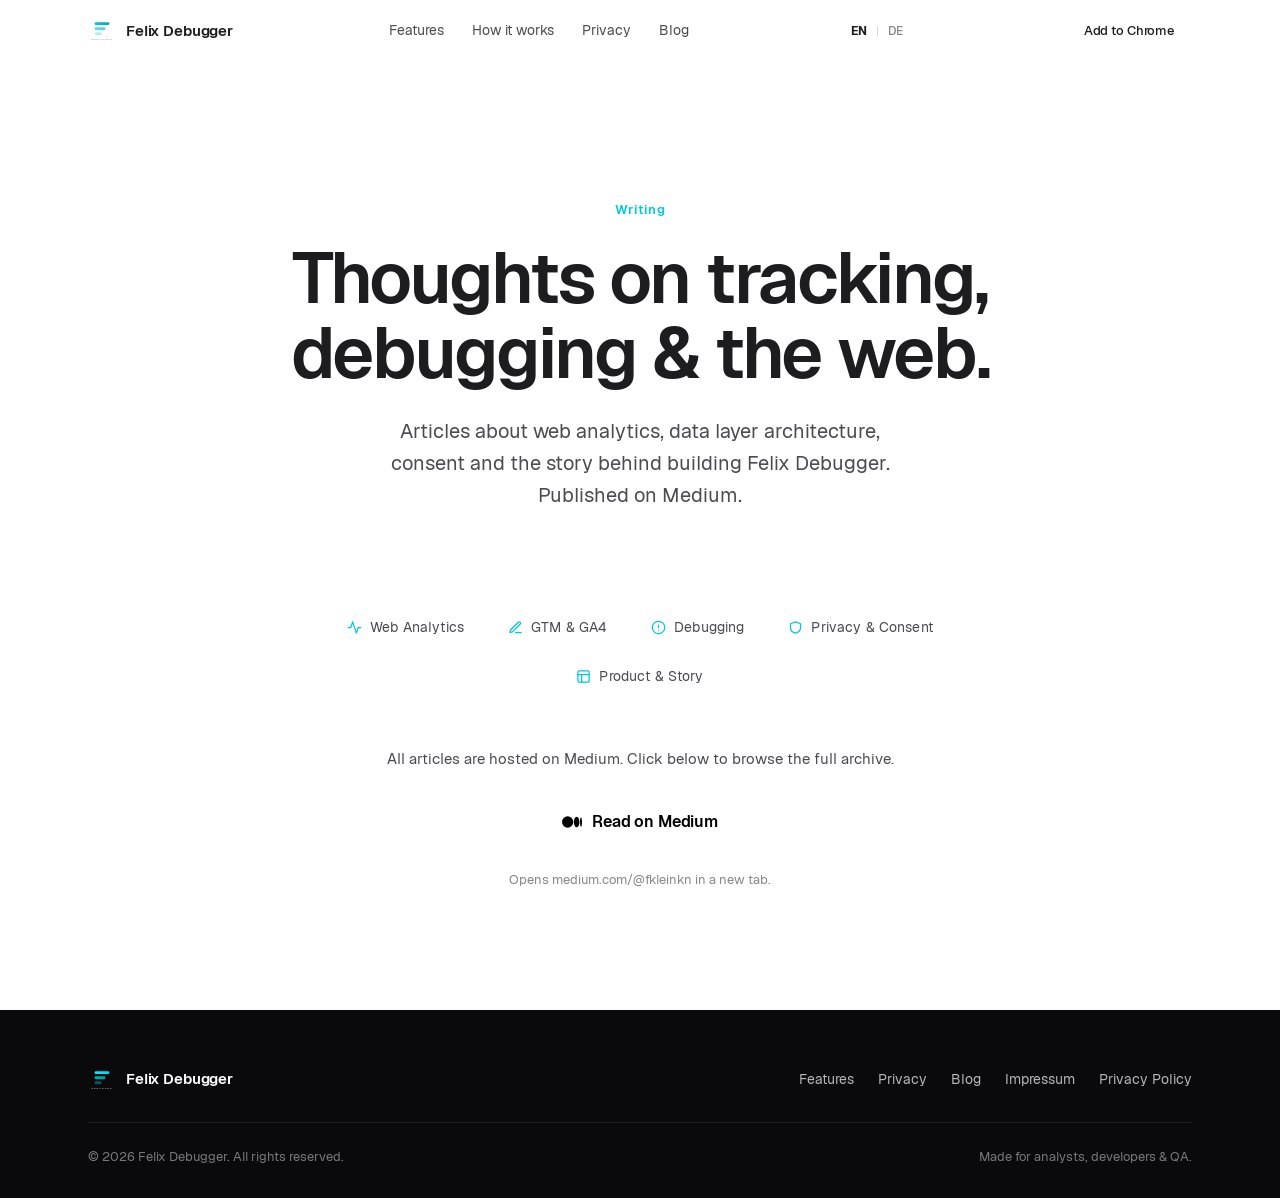
<file: blog.html>
<!DOCTYPE html>
<html lang="en">
<head>
  <meta charset="UTF-8" />
  <meta name="viewport" content="width=device-width, initial-scale=1.0" />
  <meta http-equiv="Content-Security-Policy" content="default-src 'self'; script-src 'self' 'unsafe-inline' https://www.googletagmanager.com https://consent.cookiebot.com https://consentcdn.cookiebot.com; style-src 'self' 'unsafe-inline'; font-src 'self'; img-src 'self' data: http://imgsct.cookiebot.com https://imgsct.cookiebot.com https://www.googletagmanager.com; connect-src 'self' https://www.google-analytics.com https://*.google-analytics.com https://analytics.google.com https://region1.analytics.google.com https://stats.g.doubleclick.net https://consent.cookiebot.com https://consentcdn.cookiebot.com; frame-src 'self' https://www.googletagmanager.com https://consentcdn.cookiebot.com; base-uri 'none'; object-src 'none';" />
  <title>Blog - Felix Debugger</title>
  <meta name="description" content="Articles about web analytics, tracking, debugging and the story behind Felix Debugger. Written by Felix Kleinknecht on Medium." />
  <meta name="robots" content="index,follow" />
  <link rel="icon" type="image/svg+xml" href="assets/Felix_Debugger_F3L2_Light_512_transparent.svg" />
  <link rel="stylesheet" href="styles.css" />

  <!-- Cookiebot -->
  <script id="Cookiebot" src="https://consent.cookiebot.com/uc.js" data-cbid="8647a094-df0e-4e92-948e-bc080b73de7f" data-blockingmode="auto" type="text/javascript"></script>
  <!-- End Cookiebot -->

  <!-- Google Consent Mode defaults -->
  <script data-cookieconsent="ignore">
    window.dataLayer = window.dataLayer || [];
    function gtag() {
      dataLayer.push(arguments);
    }
    gtag("consent", "default", {
      ad_personalization: "denied",
      ad_storage: "denied",
      ad_user_data: "denied",
      analytics_storage: "denied",
      functionality_storage: "denied",
      personalization_storage: "denied",
      security_storage: "granted",
      wait_for_update: 500,
    });
    gtag("set", "ads_data_redaction", true);
    gtag("set", "url_passthrough", false);
  </script>
  <!-- End Google Consent Mode defaults -->

  <!-- Google Tag Manager -->
  <script>(function(w,d,s,l,i){w[l]=w[l]||[];w[l].push({'gtm.start':
  new Date().getTime(),event:'gtm.js'});var f=d.getElementsByTagName(s)[0],
  j=d.createElement(s),dl=l!='dataLayer'?'&l='+l:'';j.async=true;j.src=
  'https://www.googletagmanager.com/gtm.js?id='+i+dl;f.parentNode.insertBefore(j,f);
  })(window,document,'script','dataLayer','GTM-NXZNCG85');</script>
  <!-- End Google Tag Manager -->

  <style>
    .blog-hero {
      padding: clamp(140px, 16vw, 200px) 0 clamp(80px, 10vw, 120px);
      text-align: center;
    }
    .blog-hero .eyebrow {
      margin-bottom: 20px;
    }
    .blog-hero .headline {
      font-size: clamp(42px, 6vw, 72px);
      font-weight: 600;
      letter-spacing: -0.03em;
      line-height: 1.05;
      margin: 0 auto 24px;
      max-width: 700px;
    }
    .blog-hero .lede {
      font-size: clamp(17px, 2vw, 20px);
      color: var(--c-ink-soft);
      line-height: 1.6;
      max-width: 540px;
      margin: 0 auto 48px;
    }
    .blog-topics {
      display: flex;
      flex-wrap: wrap;
      justify-content: center;
      gap: 10px;
      margin-bottom: 52px;
    }
    .blog-topic {
      display: inline-flex;
      align-items: center;
      gap: 8px;
      padding: 8px 16px;
      border-radius: 100px;
      background: rgba(255,255,255,0.06);
      border: 1px solid rgba(255,255,255,0.1);
      font-size: 14px;
      color: var(--c-ink-soft);
      letter-spacing: 0.01em;
    }
    .blog-topic svg {
      width: 15px;
      height: 15px;
      flex-shrink: 0;
      color: var(--c-accent);
    }
    .blog-cta {
      display: inline-flex;
      align-items: center;
      gap: 10px;
      padding: 16px 32px;
      border-radius: 100px;
      background: #fff;
      color: #000;
      font-size: 16px;
      font-weight: 600;
      letter-spacing: -0.01em;
      transition: opacity 0.2s var(--ease), transform 0.2s var(--ease);
      text-decoration: none;
    }
    .blog-cta:hover {
      opacity: 0.88;
      transform: translateY(-1px);
    }
    .blog-cta svg {
      width: 20px;
      height: 20px;
    }
    .blog-divider {
      width: 40px;
      height: 1px;
      background: rgba(255,255,255,0.12);
      margin: 0 auto 48px;
    }
    .blog-prereq {
      font-size: 15px;
      color: var(--c-ink-soft);
      margin-bottom: 24px;
    }
    .blog-note {
      font-size: 13px;
      color: var(--c-ink-mute);
      margin-top: 20px;
    }
    @media (max-width: 600px) {
      .blog-topics { gap: 8px; }
      .blog-topic  { font-size: 13px; padding: 7px 13px; }
    }
  </style>
</head>
<body>

  <!-- Google Tag Manager (noscript) -->
  <noscript><iframe src="https://www.googletagmanager.com/ns.html?id=GTM-NXZNCG85"
  height="0" width="0" style="display:none;visibility:hidden"></iframe></noscript>
  <!-- End Google Tag Manager (noscript) -->

  <header class="nav" id="nav" role="banner">
    <div class="nav__inner">
      <a href="index.html" class="nav__brand" aria-label="Felix Debugger">
        <img src="assets/Felix_Debugger_F3L2_Light_512_transparent.svg" alt="" class="nav__logo" width="28" height="28" />
        <span>Felix Debugger</span>
      </a>
      <nav class="nav__links" aria-label="Primary">
        <a href="index.html#features" data-i18n="nav.features">Features</a>
        <a href="index.html#how" data-i18n="nav.how">How it works</a>
        <a href="index.html#privacy" data-i18n="nav.privacy">Privacy</a>
        <a href="blog.html" data-i18n="nav.blog">Blog</a>
      </nav>
      <div class="lang-toggle" role="group" aria-label="Language">
        <button class="lang-toggle__btn" data-lang-btn="en">EN</button>
        <span class="lang-toggle__sep" aria-hidden="true">|</span>
        <button class="lang-toggle__btn" data-lang-btn="de">DE</button>
      </div>
      <a href="#" class="btn btn--small" data-store-link><span data-i18n="nav.cta">Add to Chrome</span></a>
    </div>
  </header>

  <main>
    <section class="blog-hero">
      <div class="container narrow" style="text-align:center;">
        <p class="eyebrow eyebrow--light reveal" data-i18n="blog.eyebrow">Writing</p>
        <h1 class="headline reveal" data-i18n-html="blog.h1">Thoughts on tracking,<br />debugging & the web.</h1>
        <p class="lede reveal" data-i18n="blog.lede">Articles about web analytics, data layer architecture, consent and the story behind building Felix Debugger. Published on Medium.</p>

        <div class="blog-divider"></div>

        <div class="blog-topics">
          <span class="blog-topic">
            <svg viewBox="0 0 24 24" fill="none" stroke="currentColor" stroke-width="2" stroke-linecap="round" stroke-linejoin="round"><polyline points="22 12 18 12 15 21 9 3 6 12 2 12"/></svg>
            <span data-i18n="blog.t1">Web Analytics</span>
          </span>
          <span class="blog-topic">
            <svg viewBox="0 0 24 24" fill="none" stroke="currentColor" stroke-width="2" stroke-linecap="round" stroke-linejoin="round"><path d="M12 20h9"/><path d="M16.5 3.5a2.121 2.121 0 0 1 3 3L7 19l-4 1 1-4L16.5 3.5z"/></svg>
            <span data-i18n="blog.t2">GTM & GA4</span>
          </span>
          <span class="blog-topic">
            <svg viewBox="0 0 24 24" fill="none" stroke="currentColor" stroke-width="2" stroke-linecap="round" stroke-linejoin="round"><circle cx="12" cy="12" r="10"/><line x1="12" y1="8" x2="12" y2="12"/><line x1="12" y1="16" x2="12.01" y2="16"/></svg>
            <span data-i18n="blog.t3">Debugging</span>
          </span>
          <span class="blog-topic">
            <svg viewBox="0 0 24 24" fill="none" stroke="currentColor" stroke-width="2" stroke-linecap="round" stroke-linejoin="round"><path d="M12 3 4 6v6c0 5 3.5 8 8 9 4.5-1 8-4 8-9V6l-8-3Z"/></svg>
            <span data-i18n="blog.t4">Privacy & Consent</span>
          </span>
          <span class="blog-topic">
            <svg viewBox="0 0 24 24" fill="none" stroke="currentColor" stroke-width="2" stroke-linecap="round" stroke-linejoin="round"><rect x="3" y="3" width="18" height="18" rx="2"/><path d="M3 9h18M9 21V9"/></svg>
            <span data-i18n="blog.t5">Product & Story</span>
          </span>
        </div>

        <p class="blog-prereq" data-i18n="blog.prereq">All articles are hosted on Medium. Click below to browse the full archive.</p>
        <a href="https://medium.com/@fkleinkn" target="_blank" rel="noopener noreferrer" class="blog-cta">
          <svg viewBox="0 0 24 24" fill="currentColor"><path d="M13.54 12a6.8 6.8 0 0 1-6.77 6.82A6.8 6.8 0 0 1 0 12a6.8 6.8 0 0 1 6.77-6.82A6.8 6.8 0 0 1 13.54 12zm7.42 0c0 3.54-1.51 6.42-3.38 6.42-1.87 0-3.39-2.88-3.39-6.42s1.52-6.42 3.39-6.42 3.38 2.88 3.38 6.42M24 12c0 3.17-.53 5.75-1.19 5.75-.66 0-1.19-2.58-1.19-5.75s.53-5.75 1.19-5.75C23.47 6.25 24 8.83 24 12z"/></svg>
          <span data-i18n="blog.cta">Read on Medium</span>
        </a>
        <p class="blog-note" data-i18n="blog.note">Opens medium.com/@fkleinkn in a new tab.</p>
      </div>
    </section>
  </main>

  <footer class="footer" role="contentinfo">
    <div class="container">
      <div class="footer__top">
        <a href="index.html" class="nav__brand nav__brand--footer">
          <img src="assets/Felix_Debugger_F3_Dark_512_transparent.svg" alt="" class="nav__logo" width="24" height="24" />
          <span>Felix Debugger</span>
        </a>
        <nav class="footer__nav" aria-label="Footer">
          <a href="index.html#features" data-i18n="footer.features">Features</a>
          <a href="index.html#privacy" data-i18n="footer.privacy">Privacy</a>
          <a href="blog.html" data-i18n="footer.blog">Blog</a>
          <a href="impressum.html" data-i18n="footer.impressum">Impressum</a>
          <a href="datenschutz.html" data-i18n="footer.policy">Privacy Policy</a>
        </nav>
      </div>
      <div class="footer__base">
        <span>© <span id="year"></span> <span data-i18n="footer.rights">Felix Debugger. All rights reserved.</span></span>
        <span data-i18n="footer.tagline">Made for analysts, developers &amp; QA.</span>
      </div>
    </div>
  </footer>

  <script src="script.js" defer></script>
  <script src="i18n.js" defer></script>
</body>
</html>
</file>
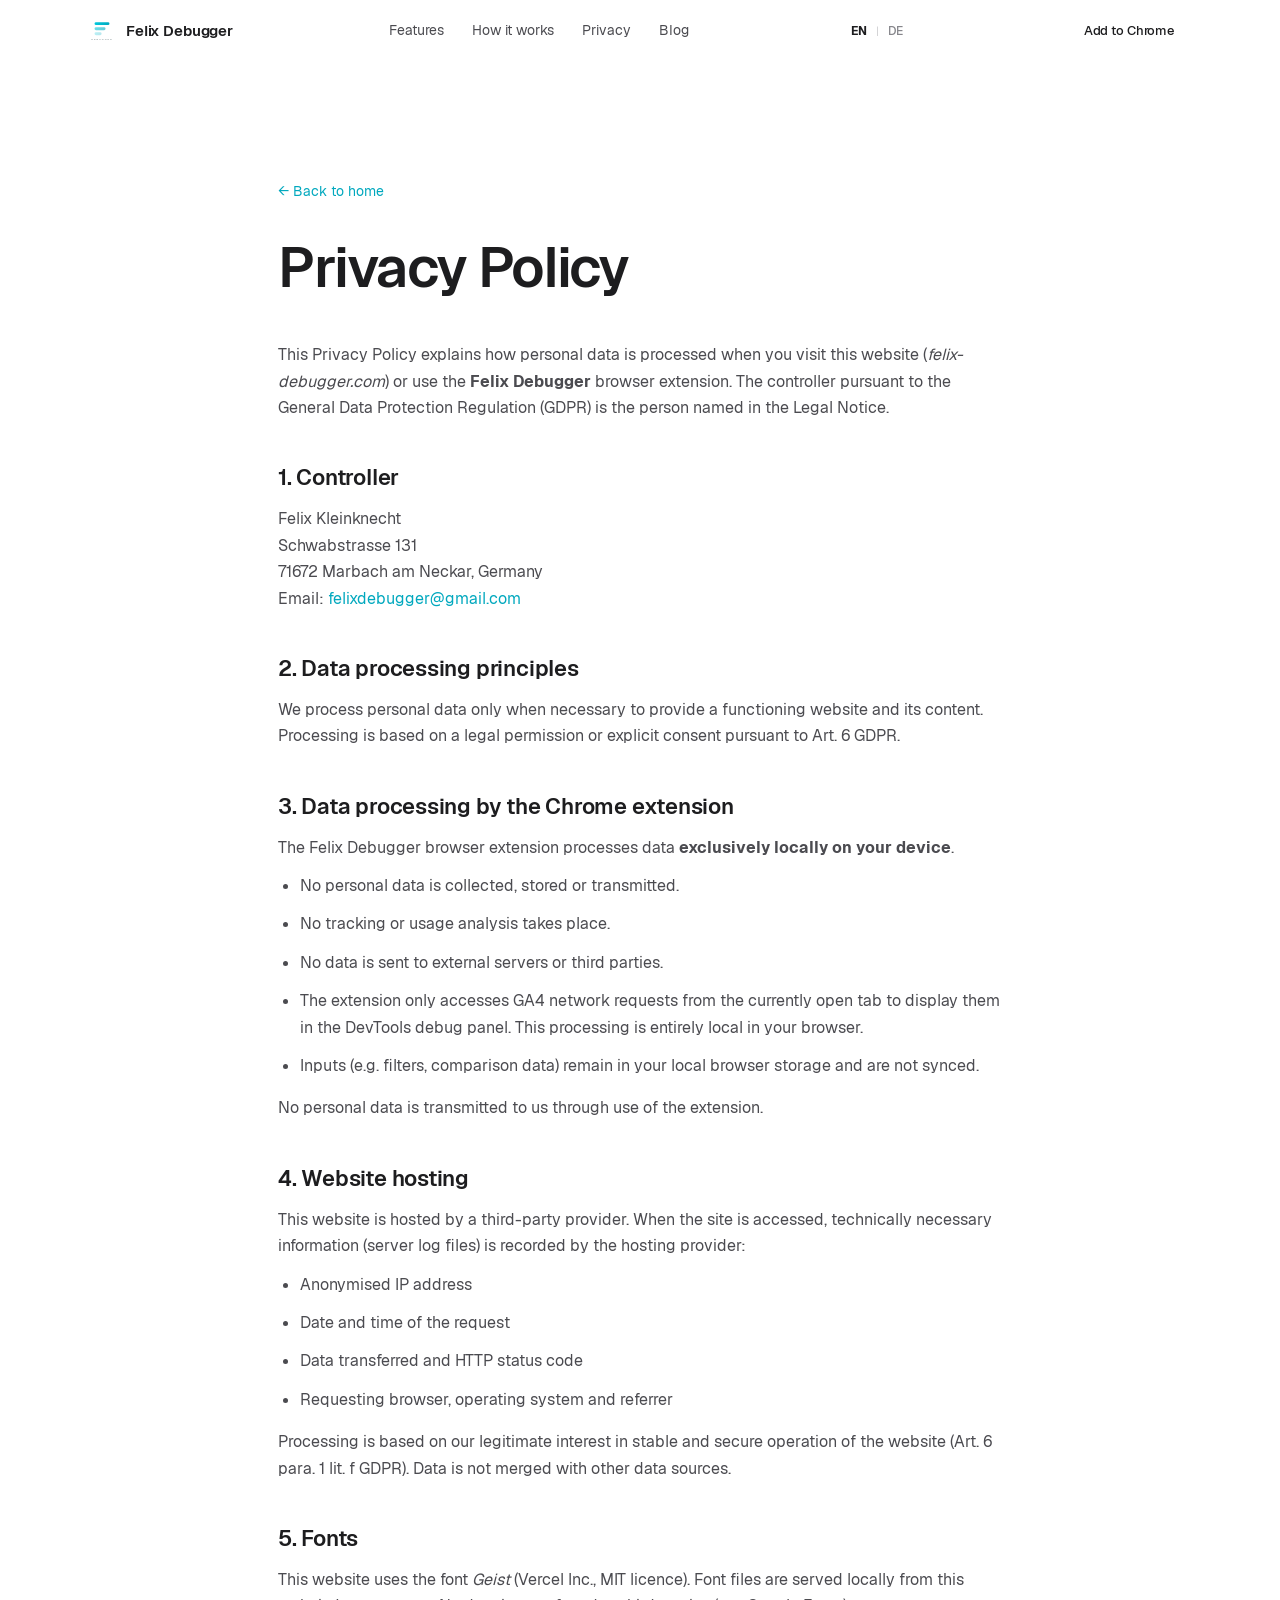
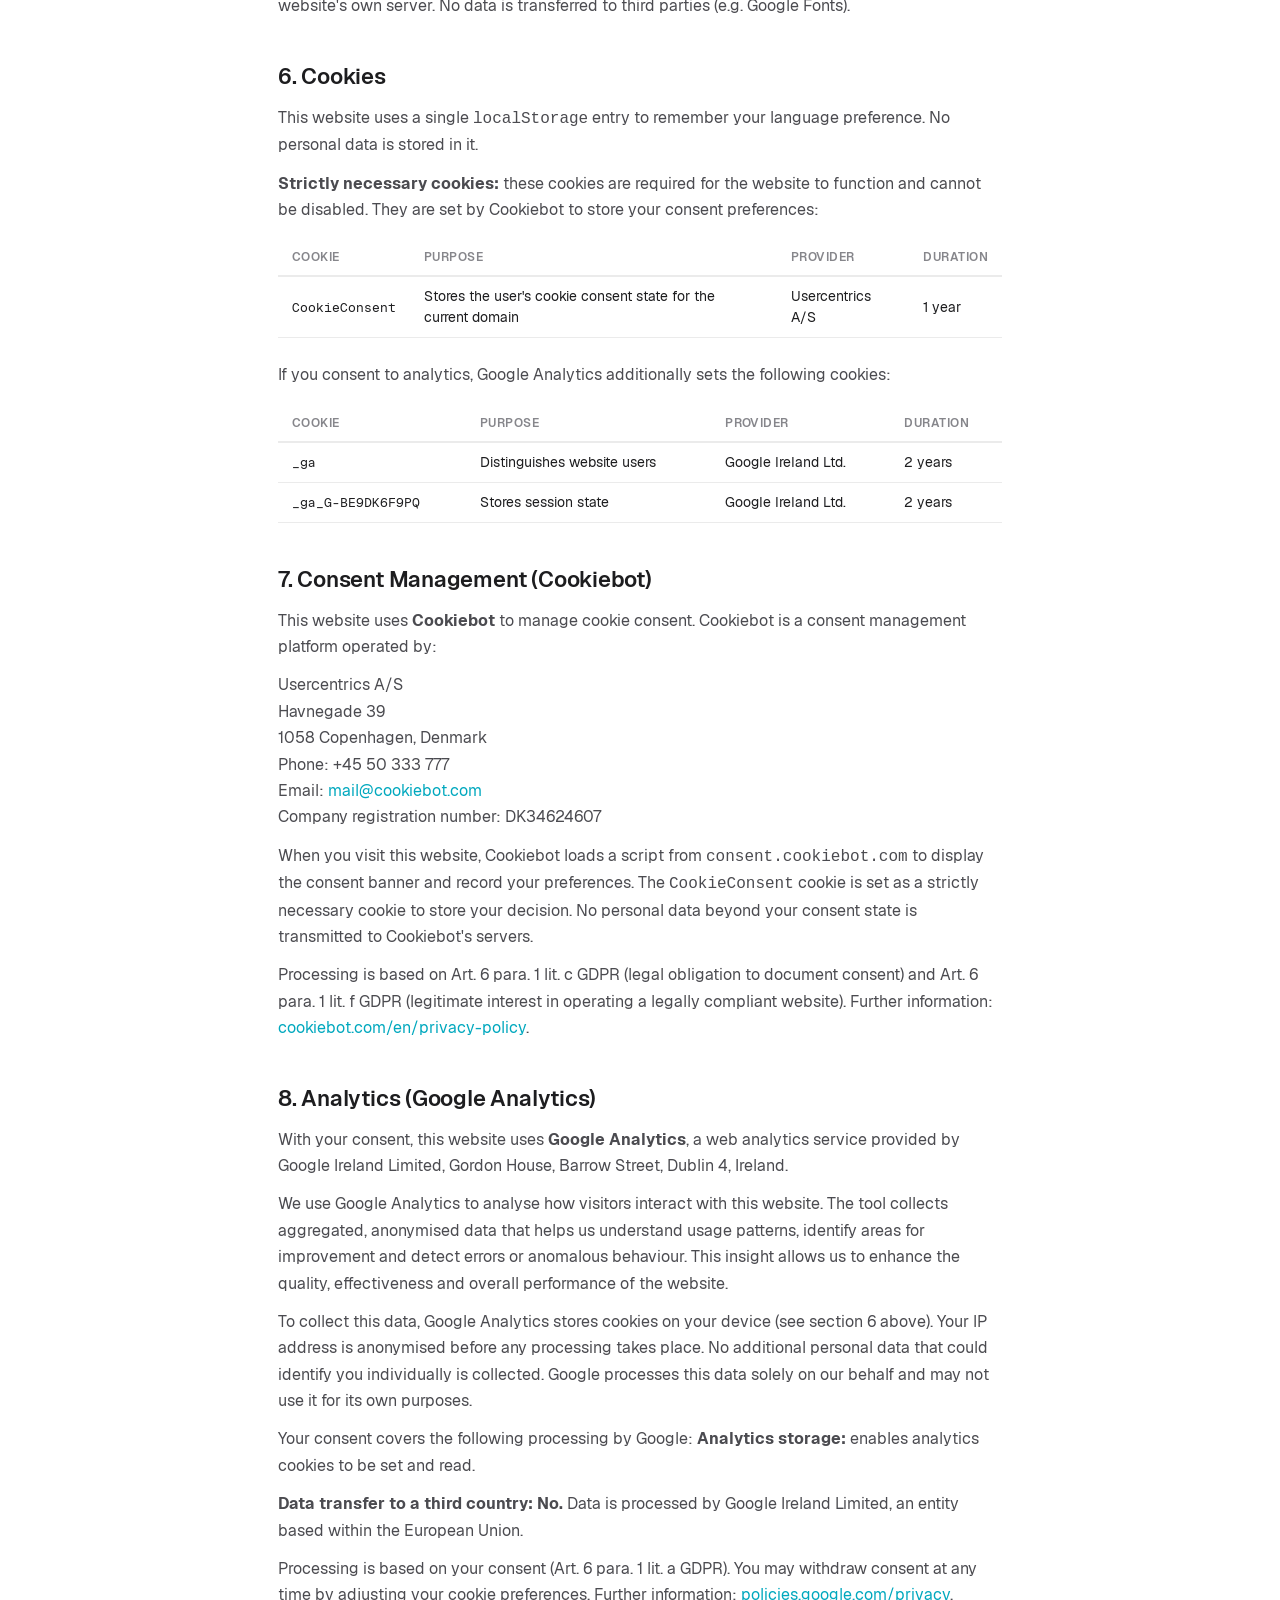
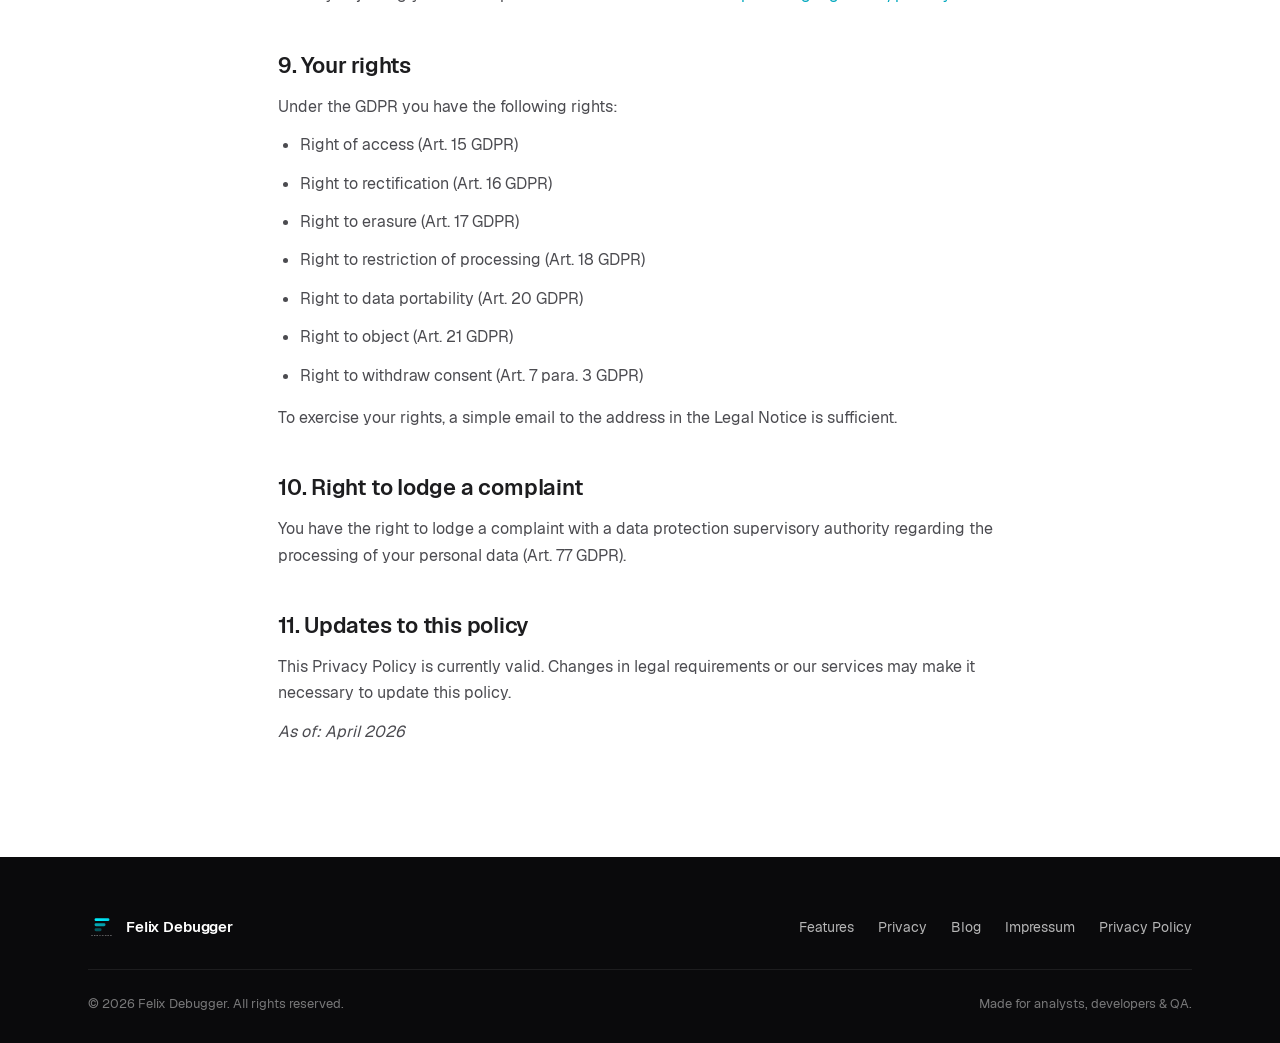
<file: datenschutz.html>
<!DOCTYPE html>
<html lang="en">
<head>
  <meta charset="UTF-8" />
  <meta name="viewport" content="width=device-width, initial-scale=1.0" />
  <meta http-equiv="Content-Security-Policy" content="default-src 'self'; script-src 'self' 'unsafe-inline' https://www.googletagmanager.com https://consent.cookiebot.com https://consentcdn.cookiebot.com; style-src 'self' 'unsafe-inline'; font-src 'self'; img-src 'self' data: http://imgsct.cookiebot.com https://imgsct.cookiebot.com https://www.googletagmanager.com; connect-src 'self' https://www.google-analytics.com https://*.google-analytics.com https://analytics.google.com https://region1.analytics.google.com https://stats.g.doubleclick.net https://consent.cookiebot.com https://consentcdn.cookiebot.com; frame-src 'self' https://www.googletagmanager.com https://consentcdn.cookiebot.com; base-uri 'none'; object-src 'none';" />
  <title>Privacy Policy - Felix Debugger</title>
  <meta name="description" content="Privacy policy for the Felix Debugger website and Chrome extension. GDPR compliant." />
  <meta name="robots" content="index,follow" />
  <link rel="icon" type="image/svg+xml" href="assets/Felix_Debugger_F3L2_Light_512_transparent.svg" />
  <link rel="stylesheet" href="styles.css" />

  <!-- Cookiebot -->
  <script id="Cookiebot" src="https://consent.cookiebot.com/uc.js" data-cbid="8647a094-df0e-4e92-948e-bc080b73de7f" data-blockingmode="auto" type="text/javascript"></script>
  <!-- End Cookiebot -->

  <!-- Google Consent Mode defaults -->
  <script data-cookieconsent="ignore">
    window.dataLayer = window.dataLayer || [];
    function gtag() {
      dataLayer.push(arguments);
    }
    gtag("consent", "default", {
      ad_personalization: "denied",
      ad_storage: "denied",
      ad_user_data: "denied",
      analytics_storage: "denied",
      functionality_storage: "denied",
      personalization_storage: "denied",
      security_storage: "granted",
      wait_for_update: 500,
    });
    gtag("set", "ads_data_redaction", true);
    gtag("set", "url_passthrough", false);
  </script>
  <!-- End Google Consent Mode defaults -->

  <!-- Google Tag Manager -->
  <script>(function(w,d,s,l,i){w[l]=w[l]||[];w[l].push({'gtm.start':
  new Date().getTime(),event:'gtm.js'});var f=d.getElementsByTagName(s)[0],
  j=d.createElement(s),dl=l!='dataLayer'?'&l='+l:'';j.async=true;j.src=
  'https://www.googletagmanager.com/gtm.js?id='+i+dl;f.parentNode.insertBefore(j,f);
  })(window,document,'script','dataLayer','GTM-NXZNCG85');</script>
  <!-- End Google Tag Manager -->
</head>
<body>

  <!-- Google Tag Manager (noscript) -->
  <noscript><iframe src="https://www.googletagmanager.com/ns.html?id=GTM-NXZNCG85"
  height="0" width="0" style="display:none;visibility:hidden"></iframe></noscript>
  <!-- End Google Tag Manager (noscript) -->

  <header class="nav" id="nav" role="banner">
    <div class="nav__inner">
      <a href="index.html" class="nav__brand" aria-label="Felix Debugger">
        <img src="assets/Felix_Debugger_F3L2_Light_512_transparent.svg" alt="" class="nav__logo" width="28" height="28" />
        <span>Felix Debugger</span>
      </a>
      <nav class="nav__links" aria-label="Primary">
        <a href="index.html#features" data-i18n="nav.features">Features</a>
        <a href="index.html#how" data-i18n="nav.how">How it works</a>
        <a href="index.html#privacy" data-i18n="nav.privacy">Privacy</a>
        <a href="blog.html" data-i18n="nav.blog">Blog</a>
      </nav>
      <div class="lang-toggle" role="group" aria-label="Language">
        <button class="lang-toggle__btn" data-lang-btn="en">EN</button>
        <span class="lang-toggle__sep" aria-hidden="true">|</span>
        <button class="lang-toggle__btn" data-lang-btn="de">DE</button>
      </div>
      <a href="#" class="btn btn--small" data-store-link><span data-i18n="nav.cta">Add to Chrome</span></a>
    </div>
  </header>

  <main class="legal">
    <div class="container narrow">
      <a href="index.html" class="legal__back" data-i18n="legal.back">← Back to home</a>

      <!-- ── English ── -->
      <div data-lang-block="en">
        <h1>Privacy Policy</h1>

        <p>
          This Privacy Policy explains how personal data is processed when you visit this website
          (<em>felix-debugger.com</em>) or use the <strong>Felix Debugger</strong> browser extension.
          The controller pursuant to the General Data Protection Regulation (GDPR) is the person
          named in the Legal Notice.
        </p>

        <h2>1. Controller</h2>
        <p>
          Felix Kleinknecht<br />
          Schwabstrasse 131<br />
          71672 Marbach am Neckar, Germany<br />
          Email: <a href="mailto:felixdebugger@gmail.com">felixdebugger@gmail.com</a>
        </p>

        <h2>2. Data processing principles</h2>
        <p>
          We process personal data only when necessary to provide a functioning website and its content.
          Processing is based on a legal permission or explicit consent pursuant to Art. 6 GDPR.
        </p>

        <h2>3. Data processing by the Chrome extension</h2>
        <p>
          The Felix Debugger browser extension processes data <strong>exclusively locally on your device</strong>.
        </p>
        <ul>
          <li>No personal data is collected, stored or transmitted.</li>
          <li>No tracking or usage analysis takes place.</li>
          <li>No data is sent to external servers or third parties.</li>
          <li>The extension only accesses GA4 network requests from the currently open tab to display
              them in the DevTools debug panel. This processing is entirely local in your browser.</li>
          <li>Inputs (e.g. filters, comparison data) remain in your local browser storage and are not synced.</li>
        </ul>
        <p>No personal data is transmitted to us through use of the extension.</p>

        <h2>4. Website hosting</h2>
        <p>
          This website is hosted by a third-party provider. When the site is accessed, technically
          necessary information (server log files) is recorded by the hosting provider:
        </p>
        <ul>
          <li>Anonymised IP address</li>
          <li>Date and time of the request</li>
          <li>Data transferred and HTTP status code</li>
          <li>Requesting browser, operating system and referrer</li>
        </ul>
        <p>
          Processing is based on our legitimate interest in stable and secure operation of the website
          (Art. 6 para. 1 lit. f GDPR). Data is not merged with other data sources.
        </p>

        <h2>5. Fonts</h2>
        <p>
          This website uses the font <em>Geist</em> (Vercel Inc., MIT licence). Font files are served
          locally from this website's own server. No data is transferred to third parties (e.g. Google Fonts).
        </p>

        <h2>6. Cookies</h2>
        <p>
          This website uses a single <code>localStorage</code> entry to remember your language preference. No personal data is stored in it.
        </p>
        <p>
          <strong>Strictly necessary cookies:</strong> these cookies are required for the website to function and cannot be disabled. They are set by Cookiebot to store your consent preferences:
        </p>
        <table class="legal-table">
          <thead><tr><th>Cookie</th><th>Purpose</th><th>Provider</th><th>Duration</th></tr></thead>
          <tbody>
            <tr><td><code>CookieConsent</code></td><td>Stores the user's cookie consent state for the current domain</td><td>Usercentrics A/S</td><td>1 year</td></tr>
          </tbody>
        </table>
        <p>
          If you consent to analytics, Google Analytics additionally sets the following cookies:
        </p>
        <table class="legal-table">
          <thead><tr><th>Cookie</th><th>Purpose</th><th>Provider</th><th>Duration</th></tr></thead>
          <tbody>
            <tr><td><code>_ga</code></td><td>Distinguishes website users</td><td>Google Ireland Ltd.</td><td>2 years</td></tr>
            <tr><td><code>_ga_G-BE9DK6F9PQ</code></td><td>Stores session state</td><td>Google Ireland Ltd.</td><td>2 years</td></tr>
          </tbody>
        </table>

        <h2>7. Consent Management (Cookiebot)</h2>
        <p>
          This website uses <strong>Cookiebot</strong> to manage cookie consent. Cookiebot is a consent management platform operated by:
        </p>
        <p>
          Usercentrics A/S<br />
          Havnegade 39<br />
          1058 Copenhagen, Denmark<br />
          Phone: +45 50 333 777<br />
          Email: <a href="mailto:mail@cookiebot.com">mail@cookiebot.com</a><br />
          Company registration number: DK34624607
        </p>
        <p>
          When you visit this website, Cookiebot loads a script from <code>consent.cookiebot.com</code> to display the consent banner and record your preferences. The <code>CookieConsent</code> cookie is set as a strictly necessary cookie to store your decision. No personal data beyond your consent state is transmitted to Cookiebot's servers.
        </p>
        <p>
          Processing is based on Art. 6 para. 1 lit. c GDPR (legal obligation to document consent) and Art. 6 para. 1 lit. f GDPR (legitimate interest in operating a legally compliant website). Further information: <a href="https://www.cookiebot.com/en/privacy-policy/" target="_blank" rel="noopener">cookiebot.com/en/privacy-policy</a>.
        </p>

        <h2>8. Analytics (Google Analytics)</h2>
        <p>
          With your consent, this website uses <strong>Google Analytics</strong>, a web analytics service
          provided by Google Ireland Limited, Gordon House, Barrow Street, Dublin 4, Ireland.
        </p>
        <p>
          We use Google Analytics to analyse how visitors interact with this website. The tool collects
          aggregated, anonymised data that helps us understand usage patterns, identify areas for
          improvement and detect errors or anomalous behaviour. This insight allows us to enhance the
          quality, effectiveness and overall performance of the website.
        </p>
        <p>
          To collect this data, Google Analytics stores cookies on your device (see section 6 above).
          Your IP address is anonymised before any processing takes place. No additional personal data
          that could identify you individually is collected. Google processes this data solely on our
          behalf and may not use it for its own purposes.
        </p>
        <p>
          Your consent covers the following processing by Google:
          <strong>Analytics storage:</strong> enables analytics cookies to be set and read.
        </p>
        <p>
          <strong>Data transfer to a third country: No.</strong> Data is processed by Google Ireland
          Limited, an entity based within the European Union.
        </p>
        <p>
          Processing is based on your consent (Art. 6 para. 1 lit. a GDPR). You may withdraw consent
          at any time by adjusting your cookie preferences. Further information:
          <a href="https://policies.google.com/privacy" target="_blank" rel="noopener">policies.google.com/privacy</a>.
        </p>

        <h2>9. Your rights</h2>
        <p>Under the GDPR you have the following rights:</p>
        <ul>
          <li>Right of access (Art. 15 GDPR)</li>
          <li>Right to rectification (Art. 16 GDPR)</li>
          <li>Right to erasure (Art. 17 GDPR)</li>
          <li>Right to restriction of processing (Art. 18 GDPR)</li>
          <li>Right to data portability (Art. 20 GDPR)</li>
          <li>Right to object (Art. 21 GDPR)</li>
          <li>Right to withdraw consent (Art. 7 para. 3 GDPR)</li>
        </ul>
        <p>
          To exercise your rights, a simple email to the address in the Legal Notice is sufficient.
        </p>

        <h2>10. Right to lodge a complaint</h2>
        <p>
          You have the right to lodge a complaint with a data protection supervisory authority
          regarding the processing of your personal data (Art. 77 GDPR).
        </p>

        <h2>11. Updates to this policy</h2>
        <p>
          This Privacy Policy is currently valid. Changes in legal requirements or our services may
          make it necessary to update this policy.
        </p>
        <p><em>As of: April 2026</em></p>
      </div>

      <!-- ── Deutsch ── -->
      <div data-lang-block="de" hidden>
        <h1>Datenschutzerklärung</h1>

        <p>
          Diese Datenschutzerklärung informiert Sie über Art, Umfang und Zweck der Verarbeitung
          personenbezogener Daten beim Besuch dieser Website (<em>felix-debugger.com</em>) sowie bei
          Nutzung der Browser-Erweiterung <strong>Felix Debugger</strong>. Verantwortlich im Sinne der
          Datenschutz-Grundverordnung (DSGVO) ist die im Impressum genannte Stelle.
        </p>

        <h2>1. Verantwortlicher</h2>
        <p>
          Felix Kleinknecht<br />
          Schwabstrasse 131<br />
          71672 Marbach am Neckar, Deutschland<br />
          E-Mail: <a href="mailto:felixdebugger@gmail.com">felixdebugger@gmail.com</a>
        </p>

        <h2>2. Grundsätze der Verarbeitung</h2>
        <p>
          Wir verarbeiten personenbezogene Daten nur, wenn dies erforderlich ist, um eine
          funktionsfähige Website bzw. unsere Inhalte und Leistungen bereitzustellen.
          Eine Verarbeitung erfolgt nur auf Grundlage einer gesetzlichen Erlaubnis oder einer
          ausdrücklichen Einwilligung gemäß Art. 6 DSGVO.
        </p>

        <h2>3. Datenverarbeitung durch die Chrome Extension</h2>
        <p>
          Die Felix Debugger Browser-Erweiterung verarbeitet Daten <strong>ausschließlich lokal
          auf Ihrem Endgerät</strong>.
        </p>
        <ul>
          <li>Es werden <strong>keine personenbezogenen Daten</strong> erhoben, gespeichert oder übertragen.</li>
          <li>Es findet <strong>kein Tracking</strong> und keine Analyse Ihres Nutzungsverhaltens statt.</li>
          <li>Es werden <strong>keine Daten an externe Server</strong> oder Dritte übermittelt.</li>
          <li>Die Erweiterung greift nur auf GA4-Netzwerkanfragen der aktuell geöffneten Tabs zu, um
              diese im Debug-Panel der DevTools darzustellen. Diese Verarbeitung erfolgt rein lokal in
              Ihrem Browser.</li>
          <li>Eingaben (z.&nbsp;B. Filter, Vergleichsdaten) verbleiben in Ihrem lokalen Browser-Speicher
              und werden nicht synchronisiert.</li>
        </ul>
        <p>
          Eine Übermittlung personenbezogener Daten an uns erfolgt durch die Nutzung der Erweiterung daher nicht.
        </p>

        <h2>4. Hosting der Website</h2>
        <p>
          Diese Website wird bei einem Drittanbieter gehostet.
          Beim Aufruf der Website werden technisch notwendige Informationen (sog. Server-Logfiles)
          durch den Hosting-Anbieter erfasst:
        </p>
        <ul>
          <li>Anonymisierte IP-Adresse</li>
          <li>Datum und Uhrzeit der Anfrage</li>
          <li>Übertragene Datenmenge und HTTP-Statuscode</li>
          <li>Anfragender Browser, Betriebssystem und Referrer</li>
        </ul>
        <p>
          Die Verarbeitung erfolgt auf Basis unseres berechtigten Interesses an einem stabilen und
          sicheren Betrieb der Website (Art. 6 Abs. 1 lit. f DSGVO). Eine Zusammenführung mit
          anderen Datenquellen findet nicht statt.
        </p>

        <h2>5. Schriftarten</h2>
        <p>
          Diese Website nutzt die Schriftart <em>Geist</em> (Vercel Inc., MIT-Lizenz). Die
          Schriftdateien werden lokal vom Server dieser Website ausgeliefert. Eine Übertragung an
          Dritte (z.&nbsp;B. Google Fonts) findet nicht statt.
        </p>

        <h2>6. Cookies</h2>
        <p>
          Diese Website speichert lediglich einen <code>localStorage</code>-Eintrag zur Speicherung der Sprachpräferenz, ohne personenbezogene Daten.
        </p>
        <p>
          <strong>Technisch notwendige Cookies:</strong> Diese Cookies sind für den Betrieb der Website erforderlich und können nicht deaktiviert werden. Sie werden von Cookiebot gesetzt, um Ihre Einwilligungsentscheidung zu speichern:
        </p>
        <table class="legal-table">
          <thead><tr><th>Cookie</th><th>Zweck</th><th>Anbieter</th><th>Laufzeit</th></tr></thead>
          <tbody>
            <tr><td><code>CookieConsent</code></td><td>Speichert den Cookie-Einwilligungsstatus des Nutzers für die aktuelle Domain</td><td>Usercentrics A/S</td><td>1 Jahr</td></tr>
          </tbody>
        </table>
        <p>
          Sofern Sie der Analyse-Nutzung zugestimmt haben, setzt Google Analytics zusätzlich folgende Cookies:
        </p>
        <table class="legal-table">
          <thead><tr><th>Cookie</th><th>Zweck</th><th>Anbieter</th><th>Laufzeit</th></tr></thead>
          <tbody>
            <tr><td><code>_ga</code></td><td>Unterscheidet Website-Nutzer</td><td>Google Ireland Ltd.</td><td>2 Jahre</td></tr>
            <tr><td><code>_ga_G-BE9DK6F9PQ</code></td><td>Speichert den Sitzungsstatus</td><td>Google Ireland Ltd.</td><td>2 Jahre</td></tr>
          </tbody>
        </table>

        <h2>7. Consent Management (Cookiebot)</h2>
        <p>
          Diese Website verwendet <strong>Cookiebot</strong> zur Verwaltung der Cookie-Einwilligung. Cookiebot ist eine Consent-Management-Plattform, betrieben von:
        </p>
        <p>
          Usercentrics A/S<br />
          Havnegade 39<br />
          1058 Kopenhagen, Dänemark<br />
          Tel.: +45 50 333 777<br />
          E-Mail: <a href="mailto:mail@cookiebot.com">mail@cookiebot.com</a><br />
          Registrierungsnummer: DK34624607
        </p>
        <p>
          Beim Aufruf der Website lädt Cookiebot ein Skript von <code>consent.cookiebot.com</code>, um den Einwilligungsbanner anzuzeigen und Ihre Präferenzen zu speichern. Der Cookie <code>CookieConsent</code> wird als technisch notwendiger Cookie gesetzt, um Ihre Entscheidung festzuhalten. Es werden keine personenbezogenen Daten über Ihren Einwilligungsstatus hinaus an Cookiebot übermittelt.
        </p>
        <p>
          Die Verarbeitung erfolgt auf Grundlage von Art. 6 Abs. 1 lit. c DSGVO (rechtliche Verpflichtung zur Dokumentation der Einwilligung) sowie Art. 6 Abs. 1 lit. f DSGVO (berechtigtes Interesse am Betrieb einer rechtskonformen Website). Weitere Informationen: <a href="https://www.cookiebot.com/de/privacy-policy/" target="_blank" rel="noopener">cookiebot.com/de/privacy-policy</a>.
        </p>

        <h2>8. Web-Analyse (Google Analytics)</h2>
        <p>
          Mit Ihrer Einwilligung verwendet diese Website <strong>Google Analytics</strong>, einen
          Webanalysedienst der Google Ireland Limited, Gordon House, Barrow Street, Dublin 4, Irland.
        </p>
        <p>
          Wir setzen Google Analytics ein, um zu verstehen, wie Besucher mit dieser Website
          interagieren. Das Tool erfasst aggregierte, anonymisierte Daten, die uns helfen,
          Nutzungsmuster zu erkennen, Verbesserungsbereiche zu identifizieren sowie Fehler und
          auffälliges Verhalten aufzudecken. Auf Basis dieser Erkenntnisse können wir Qualität,
          Effektivität und Leistung der Website gezielt verbessern.
        </p>
        <p>
          Zur Datenerfassung speichert Google Analytics Cookies auf Ihrem Endgerät (siehe Abschnitt&nbsp;6).
          Ihre IP-Adresse wird vor jeder Verarbeitung anonymisiert. Es werden keine weiteren
          personenbezogenen Daten erhoben, die eine eindeutige Identifizierung Ihrer Person
          ermöglichen würden. Google verarbeitet diese Daten ausschließlich in unserem Auftrag
          und darf sie nicht für eigene Zwecke nutzen.
        </p>
        <p>
          Ihre Einwilligung umfasst die folgende Verarbeitung durch Google:
          <strong>Analytics-Speicherung:</strong> ermöglicht das Setzen und Lesen von Analyse-Cookies.
        </p>
        <p>
          <strong>Datenübermittlung in ein Drittland: Nein.</strong> Die Verarbeitung erfolgt durch
          Google Ireland Limited mit Sitz in der Europäischen Union.
        </p>
        <p>
          Die Verarbeitung erfolgt auf Grundlage Ihrer Einwilligung (Art. 6 Abs. 1 lit. a DSGVO).
          Sie können Ihre Einwilligung jederzeit über die Cookie-Einstellungen widerrufen. Weitere
          Informationen:
          <a href="https://policies.google.com/privacy" target="_blank" rel="noopener">policies.google.com/privacy</a>.
        </p>

        <h2>9. Ihre Rechte</h2>
        <p>Ihnen stehen nach der DSGVO folgende Rechte zu:</p>
        <ul>
          <li>Recht auf Auskunft (Art. 15 DSGVO)</li>
          <li>Recht auf Berichtigung (Art. 16 DSGVO)</li>
          <li>Recht auf Löschung (Art. 17 DSGVO)</li>
          <li>Recht auf Einschränkung der Verarbeitung (Art. 18 DSGVO)</li>
          <li>Recht auf Datenübertragbarkeit (Art. 20 DSGVO)</li>
          <li>Widerspruchsrecht (Art. 21 DSGVO)</li>
          <li>Recht auf Widerruf erteilter Einwilligungen (Art. 7 Abs. 3 DSGVO)</li>
        </ul>
        <p>
          Zur Ausübung Ihrer Rechte genügt eine formlose Mitteilung per E-Mail an die im Impressum
          genannte Adresse.
        </p>

        <h2>10. Beschwerderecht bei der Aufsichtsbehörde</h2>
        <p>
          Sie haben das Recht, sich bei einer Datenschutz-Aufsichtsbehörde über die Verarbeitung
          Ihrer personenbezogenen Daten zu beschweren (Art. 77 DSGVO).
        </p>

        <h2>11. Aktualität dieser Erklärung</h2>
        <p>
          Diese Datenschutzerklärung ist aktuell gültig. Aufgrund geänderter gesetzlicher Vorgaben
          oder Änderungen unserer Leistungen kann es notwendig werden, die Erklärung anzupassen.
        </p>
        <p><em>Stand: April 2026</em></p>
      </div>
    </div>
  </main>

  <footer class="footer" role="contentinfo">
    <div class="container">
      <div class="footer__top">
        <a href="index.html" class="nav__brand nav__brand--footer">
          <img src="assets/Felix_Debugger_F3_Dark_512_transparent.svg" alt="" class="nav__logo" width="24" height="24" />
          <span>Felix Debugger</span>
        </a>
        <nav class="footer__nav" aria-label="Footer">
          <a href="index.html#features" data-i18n="footer.features">Features</a>
          <a href="index.html#privacy" data-i18n="footer.privacy">Privacy</a>
          <a href="blog.html" data-i18n="footer.blog">Blog</a>
          <a href="impressum.html" data-i18n="footer.impressum">Impressum</a>
          <a href="datenschutz.html" data-i18n="footer.policy">Privacy Policy</a>
        </nav>
      </div>
      <div class="footer__base">
        <span>© <span id="year"></span> <span data-i18n="footer.rights">Felix Debugger. All rights reserved.</span></span>
        <span data-i18n="footer.tagline">Made for analysts, developers &amp; QA.</span>
      </div>
    </div>
  </footer>

  <script src="script.js" defer></script>
  <script src="i18n.js" defer></script>
</body>
</html>
</file>
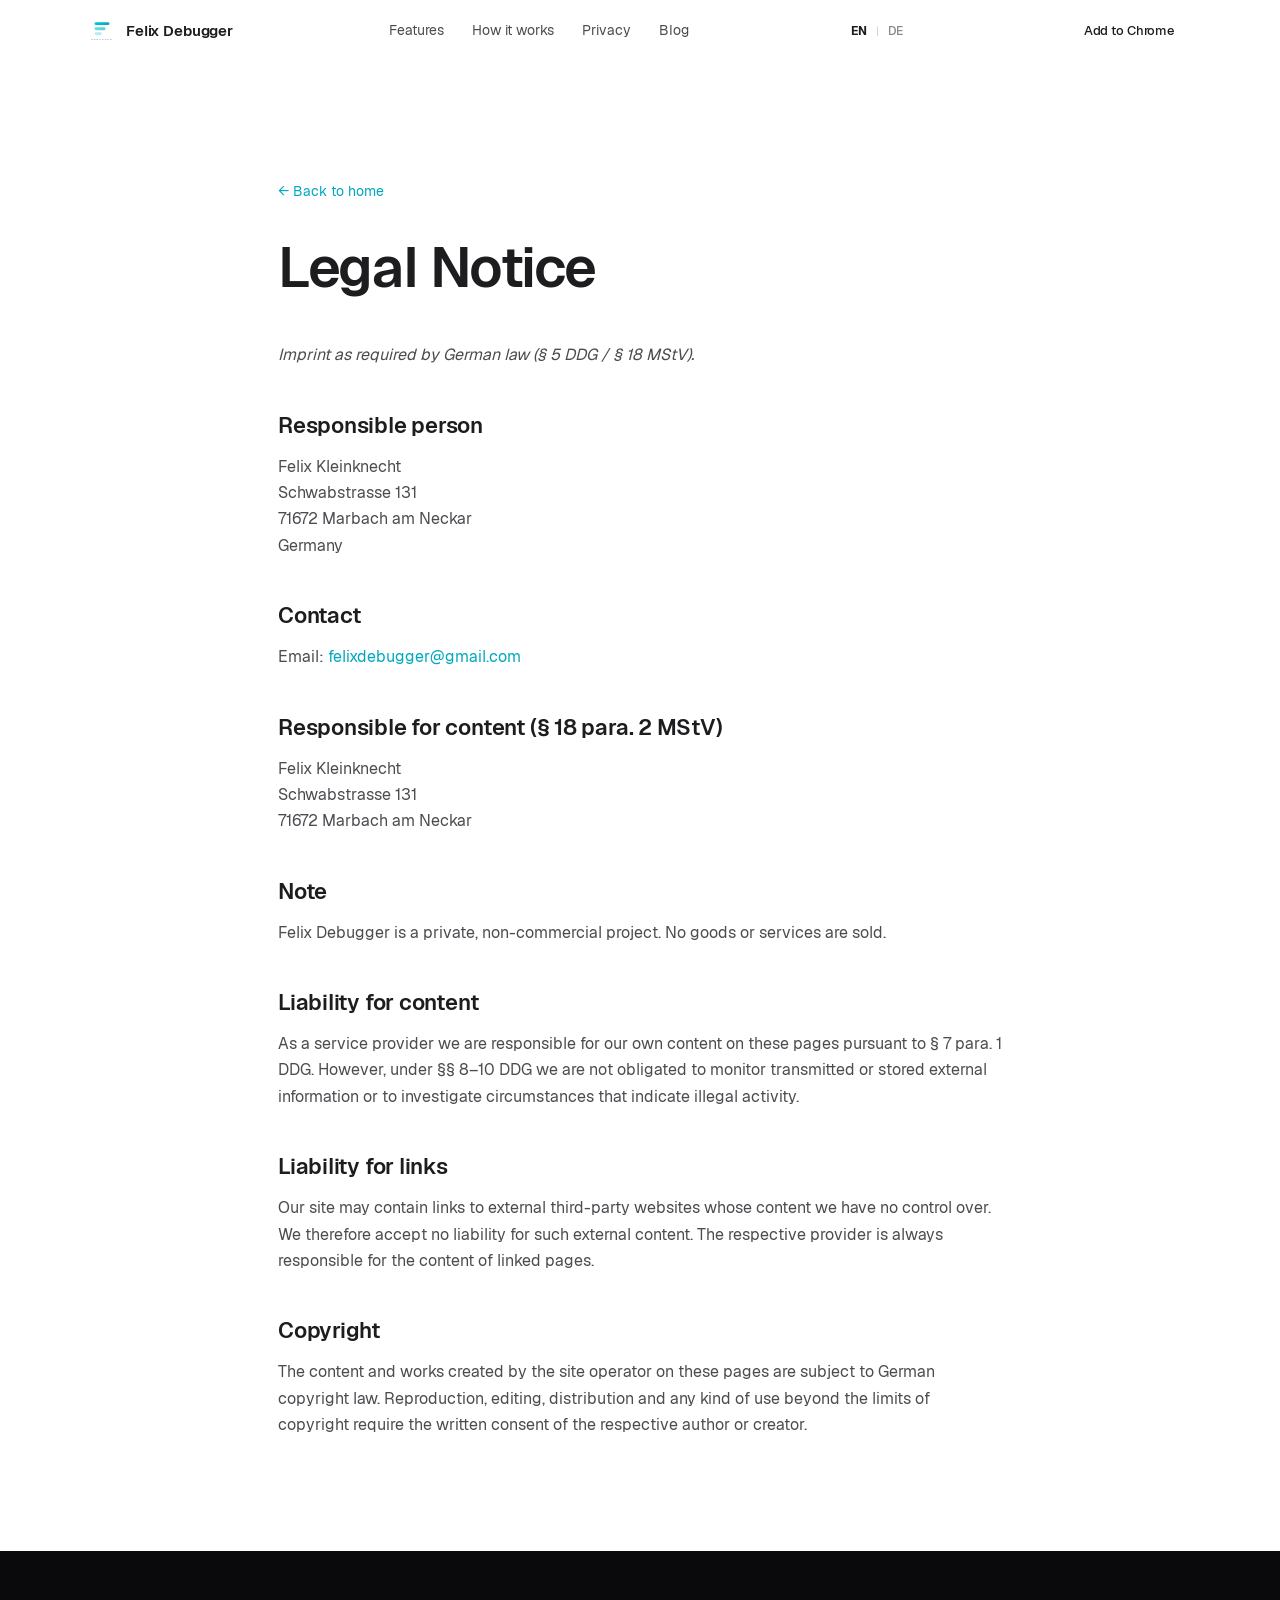
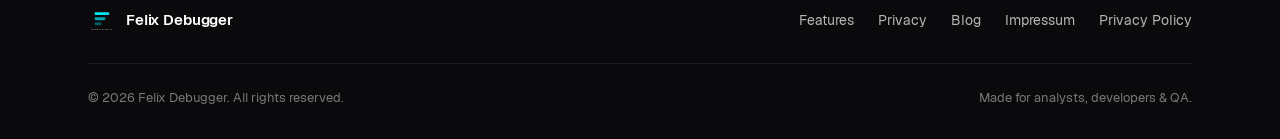
<file: impressum.html>
<!DOCTYPE html>
<html lang="en">
<head>
  <meta charset="UTF-8" />
  <meta name="viewport" content="width=device-width, initial-scale=1.0" />
  <meta http-equiv="Content-Security-Policy" content="default-src 'self'; script-src 'self' 'unsafe-inline' https://www.googletagmanager.com https://consent.cookiebot.com https://consentcdn.cookiebot.com; style-src 'self' 'unsafe-inline'; font-src 'self'; img-src 'self' data: http://imgsct.cookiebot.com https://imgsct.cookiebot.com https://www.googletagmanager.com; connect-src 'self' https://www.google-analytics.com https://*.google-analytics.com https://analytics.google.com https://region1.analytics.google.com https://stats.g.doubleclick.net https://consent.cookiebot.com https://consentcdn.cookiebot.com; frame-src 'self' https://www.googletagmanager.com https://consentcdn.cookiebot.com; base-uri 'none'; object-src 'none';" />
  <title>Legal Notice - Felix Debugger</title>
  <meta name="description" content="Legal notice and imprint for Felix Debugger as required by German law (§5 DDG)." />
  <meta name="robots" content="index,follow" />
  <link rel="icon" type="image/svg+xml" href="assets/Felix_Debugger_F3L2_Light_512_transparent.svg" />
  <link rel="stylesheet" href="styles.css" />

  <!-- Cookiebot -->
  <script id="Cookiebot" src="https://consent.cookiebot.com/uc.js" data-cbid="8647a094-df0e-4e92-948e-bc080b73de7f" data-blockingmode="auto" type="text/javascript"></script>
  <!-- End Cookiebot -->

  <!-- Google Consent Mode defaults -->
  <script data-cookieconsent="ignore">
    window.dataLayer = window.dataLayer || [];
    function gtag() {
      dataLayer.push(arguments);
    }
    gtag("consent", "default", {
      ad_personalization: "denied",
      ad_storage: "denied",
      ad_user_data: "denied",
      analytics_storage: "denied",
      functionality_storage: "denied",
      personalization_storage: "denied",
      security_storage: "granted",
      wait_for_update: 500,
    });
    gtag("set", "ads_data_redaction", true);
    gtag("set", "url_passthrough", false);
  </script>
  <!-- End Google Consent Mode defaults -->

  <!-- Google Tag Manager -->
  <script>(function(w,d,s,l,i){w[l]=w[l]||[];w[l].push({'gtm.start':
  new Date().getTime(),event:'gtm.js'});var f=d.getElementsByTagName(s)[0],
  j=d.createElement(s),dl=l!='dataLayer'?'&l='+l:'';j.async=true;j.src=
  'https://www.googletagmanager.com/gtm.js?id='+i+dl;f.parentNode.insertBefore(j,f);
  })(window,document,'script','dataLayer','GTM-NXZNCG85');</script>
  <!-- End Google Tag Manager -->
</head>
<body>

  <!-- Google Tag Manager (noscript) -->
  <noscript><iframe src="https://www.googletagmanager.com/ns.html?id=GTM-NXZNCG85"
  height="0" width="0" style="display:none;visibility:hidden"></iframe></noscript>
  <!-- End Google Tag Manager (noscript) -->

  <header class="nav" id="nav" role="banner">
    <div class="nav__inner">
      <a href="index.html" class="nav__brand" aria-label="Felix Debugger">
        <img src="assets/Felix_Debugger_F3L2_Light_512_transparent.svg" alt="" class="nav__logo" width="28" height="28" />
        <span>Felix Debugger</span>
      </a>
      <nav class="nav__links" aria-label="Primary">
        <a href="index.html#features" data-i18n="nav.features">Features</a>
        <a href="index.html#how" data-i18n="nav.how">How it works</a>
        <a href="index.html#privacy" data-i18n="nav.privacy">Privacy</a>
        <a href="blog.html" data-i18n="nav.blog">Blog</a>
      </nav>
      <div class="lang-toggle" role="group" aria-label="Language">
        <button class="lang-toggle__btn" data-lang-btn="en">EN</button>
        <span class="lang-toggle__sep" aria-hidden="true">|</span>
        <button class="lang-toggle__btn" data-lang-btn="de">DE</button>
      </div>
      <a href="#" class="btn btn--small" data-store-link><span data-i18n="nav.cta">Add to Chrome</span></a>
    </div>
  </header>

  <main class="legal">
    <div class="container narrow">
      <a href="index.html" class="legal__back" data-i18n="legal.back">← Back to home</a>

      <!-- ── English ── -->
      <div data-lang-block="en">
        <h1>Legal Notice</h1>
        <p><em>Imprint as required by German law (§&nbsp;5 DDG / §&nbsp;18 MStV).</em></p>

        <h2>Responsible person</h2>
        <p>
          Felix Kleinknecht<br />
          Schwabstrasse 131<br />
          71672 Marbach am Neckar<br />
          Germany
        </p>

        <h2>Contact</h2>
        <p>
          Email: <a href="mailto:felixdebugger@gmail.com">felixdebugger@gmail.com</a>
        </p>

        <h2>Responsible for content (§&nbsp;18 para.&nbsp;2 MStV)</h2>
        <p>
          Felix Kleinknecht<br />
          Schwabstrasse 131<br />
          71672 Marbach am Neckar
        </p>

        <h2>Note</h2>
        <p>
          Felix Debugger is a private, non-commercial project. No goods or services are sold.
        </p>

        <h2>Liability for content</h2>
        <p>
          As a service provider we are responsible for our own content on these pages pursuant to §&nbsp;7 para.&nbsp;1 DDG. However, under §§&nbsp;8–10 DDG we are not obligated to monitor transmitted or stored external information or to investigate circumstances that indicate illegal activity.
        </p>

        <h2>Liability for links</h2>
        <p>
          Our site may contain links to external third-party websites whose content we have no control over. We therefore accept no liability for such external content. The respective provider is always responsible for the content of linked pages.
        </p>

        <h2>Copyright</h2>
        <p>
          The content and works created by the site operator on these pages are subject to German copyright law. Reproduction, editing, distribution and any kind of use beyond the limits of copyright require the written consent of the respective author or creator.
        </p>
      </div>

      <!-- ── Deutsch ── -->
      <div data-lang-block="de" hidden>
        <h1>Impressum</h1>

        <h2>Angaben gemäß § 5 DDG</h2>
        <p>
          Felix Kleinknecht<br />
          Schwabstrasse 131<br />
          71672 Marbach am Neckar<br />
          Deutschland
        </p>

        <h2>Kontakt</h2>
        <p>
          E-Mail: <a href="mailto:felixdebugger@gmail.com">felixdebugger@gmail.com</a>
        </p>

        <h2>Verantwortlich für den Inhalt nach § 18 Abs. 2 MStV</h2>
        <p>
          Felix Kleinknecht<br />
          Schwabstrasse 131<br />
          71672 Marbach am Neckar
        </p>

        <h2>Hinweis</h2>
        <p>
          Felix Debugger ist ein privates, nicht-kommerzielles Projekt. Es erfolgt kein Verkauf von Waren oder Dienstleistungen.
        </p>

        <h2>Haftung für Inhalte</h2>
        <p>
          Als Diensteanbieter sind wir gemäß § 7 Abs. 1 DDG für eigene Inhalte auf diesen Seiten nach den allgemeinen Gesetzen verantwortlich. Nach §§ 8 bis 10 DDG sind wir als Diensteanbieter jedoch nicht verpflichtet, übermittelte oder gespeicherte fremde Informationen zu überwachen oder nach Umständen zu forschen, die auf eine rechtswidrige Tätigkeit hinweisen.
        </p>

        <h2>Haftung für Links</h2>
        <p>
          Unser Angebot enthält ggf. Links zu externen Websites Dritter, auf deren Inhalte wir keinen Einfluss haben. Deshalb können wir für diese fremden Inhalte auch keine Gewähr übernehmen. Für die Inhalte der verlinkten Seiten ist stets der jeweilige Anbieter oder Betreiber der Seiten verantwortlich.
        </p>

        <h2>Urheberrecht</h2>
        <p>
          Die durch die Seitenbetreiber erstellten Inhalte und Werke auf diesen Seiten unterliegen dem deutschen Urheberrecht. Die Vervielfältigung, Bearbeitung, Verbreitung und jede Art der Verwertung außerhalb der Grenzen des Urheberrechts bedürfen der schriftlichen Zustimmung des jeweiligen Autors bzw. Erstellers.
        </p>
      </div>
    </div>
  </main>

  <footer class="footer" role="contentinfo">
    <div class="container">
      <div class="footer__top">
        <a href="index.html" class="nav__brand nav__brand--footer">
          <img src="assets/Felix_Debugger_F3_Dark_512_transparent.svg" alt="" class="nav__logo" width="24" height="24" />
          <span>Felix Debugger</span>
        </a>
        <nav class="footer__nav" aria-label="Footer">
          <a href="index.html#features" data-i18n="footer.features">Features</a>
          <a href="index.html#privacy" data-i18n="footer.privacy">Privacy</a>
          <a href="blog.html" data-i18n="footer.blog">Blog</a>
          <a href="impressum.html" data-i18n="footer.impressum">Impressum</a>
          <a href="datenschutz.html" data-i18n="footer.policy">Privacy Policy</a>
        </nav>
      </div>
      <div class="footer__base">
        <span>© <span id="year"></span> <span data-i18n="footer.rights">Felix Debugger. All rights reserved.</span></span>
        <span data-i18n="footer.tagline">Made for analysts, developers &amp; QA.</span>
      </div>
    </div>
  </footer>

  <script src="script.js" defer></script>
  <script src="i18n.js" defer></script>
</body>
</html>
</file>
<file: styles.css>
/* =========================================================
   Felix Debugger · Apple-style design system
   ========================================================= */

/* ── Geist (sans) ─────────────────────────────────────── */
@font-face {
  font-family: 'Geist';
  font-style: normal;
  font-weight: 400;
  font-display: swap;
  src: url('assets/fonts/Geist-Regular.woff2') format('woff2');
}
@font-face {
  font-family: 'Geist';
  font-style: normal;
  font-weight: 500;
  font-display: swap;
  src: url('assets/fonts/Geist-Medium.woff2') format('woff2');
}
@font-face {
  font-family: 'Geist';
  font-style: normal;
  font-weight: 600;
  font-display: swap;
  src: url('assets/fonts/Geist-SemiBold.woff2') format('woff2');
}
@font-face {
  font-family: 'Geist';
  font-style: normal;
  font-weight: 700;
  font-display: swap;
  src: url('assets/fonts/Geist-Bold.woff2') format('woff2');
}

/* ── Geist Mono ──────────────────────────────────────── */
@font-face {
  font-family: 'Geist Mono';
  font-style: normal;
  font-weight: 400;
  font-display: swap;
  src: url('assets/fonts/GeistMono-Regular.woff2') format('woff2');
}
@font-face {
  font-family: 'Geist Mono';
  font-style: normal;
  font-weight: 500;
  font-display: swap;
  src: url('assets/fonts/GeistMono-Medium.woff2') format('woff2');
}

:root {
  /* Color */
  --c-ink:        #1d1d1f;
  --c-ink-soft:   #4b4b50;
  --c-ink-mute:   #86868b;
  --c-line:       rgba(0, 0, 0, 0.08);
  --c-bg:         #ffffff;
  --c-bg-alt:     #fbfbfd;
  --c-bg-dark:    #0a0a0c;
  --c-bg-feature: #f5f5f7;

  --c-accent:     #00C8DC;
  --c-accent-2:   #00A8BE;
  --c-accent-3:   #00F0FF;

  /* Type */
  --f-sans: 'Geist', -apple-system, BlinkMacSystemFont, 'SF Pro Display', 'Inter', 'Helvetica Neue', Helvetica, Arial, sans-serif;
  --f-mono: 'Geist Mono', ui-monospace, SFMono-Regular, 'SF Mono', Menlo, Consolas, monospace;

  /* Layout */
  --maxw: 1200px;
  --maxw-narrow: 820px;
  --pad-x: clamp(20px, 5vw, 48px);

  /* Motion */
  --ease: cubic-bezier(0.22, 1, 0.36, 1);
}

/* =========================================================
   Reset
   ========================================================= */
*,
*::before,
*::after { box-sizing: border-box; }

html, body { margin: 0; padding: 0; }

html {
  scroll-behavior: smooth;
  -webkit-text-size-adjust: 100%;
  scroll-padding-top: 72px;
}

body {
  background: var(--c-bg);
  color: var(--c-ink);
  font-family: var(--f-sans);
  font-feature-settings: 'cv11', 'ss01', 'ss03';
  font-weight: 400;
  line-height: 1.5;
  -webkit-font-smoothing: antialiased;
  -moz-osx-font-smoothing: grayscale;
  text-rendering: optimizeLegibility;
}

img, svg { display: block; max-width: 100%; }
a { color: inherit; text-decoration: none; }
button { font: inherit; cursor: pointer; border: 0; background: transparent; color: inherit; }
ul, ol { margin: 0; padding: 0; list-style: none; }

::selection { background: var(--c-accent); color: #001114; }

/* =========================================================
   Layout primitives
   ========================================================= */
.container {
  width: 100%;
  max-width: var(--maxw);
  margin-inline: auto;
  padding-inline: var(--pad-x);
}
.narrow      { max-width: var(--maxw-narrow); }
.narrow--top { margin-top: clamp(40px, 8vw, 96px); }

.text-center { text-align: center; }
.text-muted  { color: var(--c-ink-mute); }

.text-gradient {
  background: linear-gradient(120deg, var(--c-accent-2) 0%, var(--c-accent) 50%, var(--c-accent-3) 100%);
  -webkit-background-clip: text;
  background-clip: text;
  -webkit-text-fill-color: transparent;
  color: transparent;
}

/* =========================================================
   Typography
   ========================================================= */
.eyebrow {
  font-size: 13px;
  font-weight: 600;
  letter-spacing: 0.02em;
  color: var(--c-accent-2);
  text-transform: none;
  margin: 0 0 16px;
}
.eyebrow--light { color: var(--c-accent); }

.display {
  font-size: clamp(44px, 7.5vw, 96px);
  font-weight: 600;
  line-height: 1.04;
  letter-spacing: -0.035em;
  margin: 0 0 24px;
}

.headline {
  font-size: clamp(36px, 5.2vw, 64px);
  font-weight: 600;
  line-height: 1.07;
  letter-spacing: -0.025em;
  margin: 0 0 20px;
}

.lede {
  font-size: clamp(18px, 1.6vw, 22px);
  font-weight: 400;
  line-height: 1.45;
  color: var(--c-ink-soft);
  max-width: 640px;
  margin: 0 0 32px;
}
.lede--light { color: rgba(255,255,255,0.72); max-width: 720px; }

h3 {
  font-size: 20px;
  font-weight: 600;
  letter-spacing: -0.01em;
  margin: 0 0 8px;
}

p { margin: 0; }

/* =========================================================
   Buttons
   ========================================================= */
.btn {
  display: inline-flex;
  align-items: center;
  justify-content: center;
  gap: 8px;
  padding: 14px 26px;
  border-radius: 999px;
  font-size: 15px;
  font-weight: 500;
  letter-spacing: -0.01em;
  transition: transform 0.25s var(--ease), background 0.25s var(--ease), color 0.25s var(--ease), box-shadow 0.25s var(--ease);
  white-space: nowrap;
}
.btn--small  { padding: 9px 18px; font-size: 13px; }
.btn--large  { padding: 18px 34px; font-size: 17px; }

.btn--primary {
  background: var(--c-ink);
  color: #fff;
}
.btn--primary:hover {
  background: #000;
  transform: translateY(-1px);
  box-shadow: 0 14px 40px -16px rgba(0,0,0,0.4);
}

.btn--ghost {
  color: var(--c-accent-2);
}
.btn--ghost:hover {
  color: var(--c-ink);
}

/* =========================================================
   Header / Nav
   ========================================================= */
.nav {
  position: fixed;
  top: 0; left: 0; right: 0;
  z-index: 100;
  background: rgba(255,255,255,0.72);
  backdrop-filter: saturate(180%) blur(20px);
  -webkit-backdrop-filter: saturate(180%) blur(20px);
  border-bottom: 1px solid transparent;
  transition: border-color 0.3s var(--ease), background 0.3s var(--ease);
}
.nav.is-scrolled {
  border-bottom-color: var(--c-line);
  background: rgba(255,255,255,0.85);
}
.nav__inner {
  max-width: var(--maxw);
  margin-inline: auto;
  padding: 12px var(--pad-x);
  display: flex;
  align-items: center;
  justify-content: space-between;
  gap: 24px;
}
.nav__brand {
  display: inline-flex;
  align-items: center;
  gap: 10px;
  font-size: 15px;
  font-weight: 600;
  letter-spacing: -0.01em;
  color: var(--c-ink);
}
.nav__logo { width: 28px; height: 28px; }
.nav__links {
  display: flex;
  gap: 28px;
  font-size: 14px;
  color: var(--c-ink-soft);
}
.nav__links a { transition: color 0.2s var(--ease); }
.nav__links a:hover { color: var(--c-ink); }

@media (max-width: 720px) {
  .nav__links { display: none; }
}

/* =========================================================
   Hero
   ========================================================= */
.hero {
  position: relative;
  padding: clamp(120px, 18vw, 200px) 0 clamp(60px, 10vw, 120px);
  overflow: hidden;
  text-align: center;
  background:
    radial-gradient(ellipse 80% 60% at 50% 0%, rgba(0, 200, 220, 0.10) 0%, rgba(0,200,220,0) 60%),
    var(--c-bg);
}
.hero__inner { max-width: 980px; margin-inline: auto; }
.hero .eyebrow { display: inline-block; }
.hero .lede { margin-inline: auto; }

.hero__cta {
  display: flex;
  gap: 14px;
  justify-content: center;
  align-items: center;
  flex-wrap: wrap;
  margin-bottom: 64px;
}
.hero__cta--center { margin-bottom: 0; }

/* Device mock */
.hero__visual { margin-top: clamp(40px, 6vw, 80px); }

.device {
  position: relative;
  margin-inline: auto;
  width: min(100%, 1040px);
  border-radius: 18px;
  background: linear-gradient(180deg, #f7f7f9, #ececef);
  box-shadow:
    0 1px 0 rgba(255,255,255,0.7) inset,
    0 30px 80px -30px rgba(0, 30, 40, 0.25),
    0 12px 32px -16px rgba(0, 30, 40, 0.18);
  overflow: hidden;
  border: 1px solid var(--c-line);
}
.device__chrome {
  display: flex;
  align-items: center;
  gap: 6px;
  padding: 12px 16px;
  border-bottom: 1px solid var(--c-line);
  background: #fafafc;
}
.device__chrome span {
  width: 11px; height: 11px; border-radius: 50%;
  background: #d8d8df;
}
.device__chrome span:nth-child(1) { background: #ff5f57; }
.device__chrome span:nth-child(2) { background: #febc2e; }
.device__chrome span:nth-child(3) { background: #28c840; }
.device__url {
  margin-left: 12px;
  font-size: 12px;
  color: var(--c-ink-mute);
  letter-spacing: -0.005em;
}
.device__body {
  background: #fff;
  aspect-ratio: 16 / 9;
}
.device__placeholder {
  position: relative;
  height: 100%;
  padding: 32px;
  display: flex;
  flex-direction: column;
  gap: 14px;
  background:
    repeating-linear-gradient(0deg, transparent 0 31px, rgba(0,0,0,0.025) 31px 32px);
}
.ph-row {
  height: 14px;
  border-radius: 6px;
  background: linear-gradient(90deg, #eef0f3, #f5f6f8);
}
.ph-row--head  { width: 32%; height: 18px; background: linear-gradient(90deg, #1d1d1f, #2e2e33); }
.ph-row--accent {
  background: linear-gradient(90deg, rgba(0,200,220,0.25), rgba(0,200,220,0.08));
  width: 60%;
}
.ph-caption {
  margin-top: auto;
  font-size: 11px;
  color: var(--c-ink-mute);
  letter-spacing: 0.04em;
}
.ph-caption--center { text-align: center; }

/* =========================================================
   Generic section
   ========================================================= */
.section {
  padding: clamp(80px, 12vw, 160px) 0;
  position: relative;
}
.section__head {
  text-align: center;
  margin-bottom: clamp(40px, 6vw, 72px);
}
.section__head .lede { margin-inline: auto; }

.section--feature { background: var(--c-bg-feature); }

.section--dark {
  background: var(--c-bg-dark);
  color: #fff;
  text-align: center;
}
.section--dark .headline { color: #fff; }
.section--dark .lede { margin-inline: auto; }

.section--why { background: var(--c-bg-alt); }
.section--why .section__head { text-align: center; }

/* =========================================================
   Grids
   ========================================================= */
.grid {
  display: grid;
  gap: clamp(16px, 2vw, 28px);
}
.grid--2 { grid-template-columns: repeat(2, 1fr); }
.grid--3 { grid-template-columns: repeat(3, 1fr); }
.grid--4 { grid-template-columns: repeat(4, 1fr); }

@media (max-width: 900px) {
  .grid--3, .grid--4 { grid-template-columns: repeat(2, 1fr); }
}
@media (max-width: 560px) {
  .grid--2, .grid--3, .grid--4 { grid-template-columns: 1fr; }
}

/* =========================================================
   Feature cards
   ========================================================= */
.card {
  padding: 32px;
  border-radius: 22px;
  background: var(--c-bg-alt);
  border: 1px solid var(--c-line);
  transition: transform 0.4s var(--ease), box-shadow 0.4s var(--ease), border-color 0.4s var(--ease);
}
.card:hover {
  transform: translateY(-4px);
  box-shadow: 0 24px 60px -28px rgba(0, 30, 40, 0.18);
  border-color: rgba(0, 200, 220, 0.35);
}
.card__icon {
  width: 44px; height: 44px;
  border-radius: 12px;
  display: flex; align-items: center; justify-content: center;
  background: linear-gradient(135deg, rgba(0, 200, 220, 0.14), rgba(0, 168, 190, 0.08));
  color: var(--c-accent-2);
  margin-bottom: 22px;
}
.card__icon svg { width: 22px; height: 22px; }
.card p { color: var(--c-ink-soft); font-size: 15px; line-height: 1.5; }

/* =========================================================
   Showcase
   ========================================================= */
.showcase {
  margin-top: clamp(40px, 6vw, 64px);
}
.showcase__frame {
  width: 100%;
  aspect-ratio: 16 / 8.5;
  border-radius: 22px;
  background:
    linear-gradient(135deg, #ffffff, #f0f1f4);
  border: 1px solid var(--c-line);
  display: flex;
  align-items: center;
  justify-content: center;
  position: relative;
  overflow: hidden;
  box-shadow: 0 30px 70px -32px rgba(0,30,40,0.22);
}
.showcase__frame::before {
  content: '';
  position: absolute; inset: 0;
  background:
    repeating-linear-gradient(0deg, transparent 0 31px, rgba(0,0,0,0.025) 31px 32px),
    repeating-linear-gradient(90deg, transparent 0 31px, rgba(0,0,0,0.02) 31px 32px);
  pointer-events: none;
}
.showcase--small .showcase__frame { aspect-ratio: 4 / 3; }

/* =========================================================
   Steps (How it works)
   ========================================================= */
.steps {
  display: grid;
  grid-template-columns: repeat(3, 1fr);
  gap: clamp(20px, 3vw, 40px);
  counter-reset: step;
}
.step {
  padding: 36px 32px;
  border-radius: 22px;
  background: var(--c-bg-alt);
  border: 1px solid var(--c-line);
}
.step__num {
  display: inline-block;
  font-size: 13px;
  font-weight: 600;
  letter-spacing: 0.06em;
  color: var(--c-accent-2);
  margin-bottom: 18px;
}
.step h3 { font-size: 22px; margin-bottom: 10px; }
.step p  { color: var(--c-ink-soft); font-size: 16px; }

@media (max-width: 760px) { .steps { grid-template-columns: 1fr; } }

/* =========================================================
   Why
   ========================================================= */
.why {
  text-align: center;
  padding: 36px 24px;
}
.why strong {
  display: block;
  font-size: clamp(40px, 5vw, 60px);
  font-weight: 600;
  letter-spacing: -0.025em;
  background: linear-gradient(120deg, var(--c-accent-2), var(--c-accent-3));
  -webkit-background-clip: text;
  background-clip: text;
  -webkit-text-fill-color: transparent;
  margin-bottom: 6px;
}
.why span {
  font-size: 14px;
  color: var(--c-ink-mute);
  letter-spacing: -0.005em;
}

/* =========================================================
   Privacy
   ========================================================= */
.section--privacy {
  background: var(--c-bg-dark);
  color: #fff;
  text-align: center;
}
.section--privacy .headline { color: #fff; }

.privacy-list {
  display: grid;
  grid-template-columns: repeat(2, max-content);
  gap: 14px 32px;
  justify-content: center;
  margin-top: 16px;
}
.privacy-list li {
  display: flex;
  align-items: center;
  gap: 10px;
  font-size: 15px;
  color: rgba(255,255,255,0.85);
}
.privacy-list svg { color: var(--c-accent); }

@media (max-width: 540px) {
  .privacy-list { grid-template-columns: 1fr; }
}

/* =========================================================
   CTA
   ========================================================= */
.section--cta {
  text-align: center;
  background:
    radial-gradient(ellipse 60% 60% at 50% 0%, rgba(0,200,220,0.10) 0%, transparent 60%),
    var(--c-bg);
}
.section--cta .lede { margin-inline: auto; margin-bottom: 36px; }

/* =========================================================
   Community section
   ========================================================= */
.section--community {
  background: var(--c-bg-dark);
  color: #fff;
  text-align: center;
}
.section--community .headline { color: #fff; }

.com-card {
  padding: 32px;
  border-radius: 22px;
  background: rgba(255,255,255,0.04);
  border: 1px solid rgba(255,255,255,0.08);
  text-align: left;
  display: flex;
  flex-direction: column;
  transition: border-color 0.4s var(--ease), background 0.4s var(--ease);
}
.com-card:hover {
  background: rgba(255,255,255,0.07);
  border-color: rgba(0,200,220,0.3);
}
.com-card__icon {
  width: 44px; height: 44px;
  border-radius: 12px;
  display: flex; align-items: center; justify-content: center;
  background: linear-gradient(135deg, rgba(0,200,220,0.18), rgba(0,168,190,0.08));
  color: var(--c-accent);
  margin-bottom: 20px;
  flex-shrink: 0;
}
.com-card__icon svg { width: 22px; height: 22px; }
.com-card h3 { color: #fff; font-size: 20px; margin-bottom: 10px; }
.com-card p  { color: rgba(255,255,255,0.6); font-size: 15px; line-height: 1.55; margin-bottom: 24px; flex: 1; }
.com-card__link { color: var(--c-accent); align-self: flex-start; }
.com-card__link:hover { color: #fff; }

.com-love {
  display: inline-flex;
  align-items: center;
  gap: 8px;
  margin-top: clamp(40px, 6vw, 64px);
  font-size: 14px;
  color: rgba(255,255,255,0.35);
  letter-spacing: 0.02em;
}
.com-love svg { color: var(--c-accent); flex-shrink: 0; }

/* =========================================================
   Footer
   ========================================================= */
.footer {
  background: var(--c-bg-dark);
  color: rgba(255,255,255,0.7);
  padding: 56px 0 32px;
}
.nav__brand--footer { color: #fff; }
.nav__brand--footer img { filter: none; }

.footer__top {
  display: flex;
  justify-content: space-between;
  align-items: center;
  flex-wrap: wrap;
  gap: 24px;
  padding-bottom: 28px;
  border-bottom: 1px solid rgba(255,255,255,0.08);
  margin-bottom: 24px;
}
.footer__nav {
  display: flex;
  gap: 24px;
  flex-wrap: wrap;
  font-size: 14px;
}
.footer__nav a { transition: color 0.2s var(--ease); }
.footer__nav a:hover { color: #fff; }

.footer__base {
  display: flex;
  justify-content: space-between;
  flex-wrap: wrap;
  gap: 12px;
  font-size: 13px;
  color: rgba(255,255,255,0.45);
}

/* ── Legal table ─────────────────────────────────────── */
.legal-table {
  width: 100%;
  border-collapse: collapse;
  font-size: 14px;
  margin: 16px 0 24px;
}
.legal-table th,
.legal-table td {
  text-align: left;
  padding: 9px 14px;
  border-bottom: 1px solid var(--c-line);
}
.legal-table thead th {
  font-weight: 600;
  font-size: 12px;
  text-transform: uppercase;
  letter-spacing: 0.04em;
  color: var(--c-ink-mute);
  border-bottom: 2px solid var(--c-line);
}
.legal-table code {
  font-family: var(--f-mono);
  font-size: 12.5px;
}

/* ── Language toggle ─────────────────────────────────── */
.lang-toggle {
  display: flex;
  align-items: center;
  gap: 1px;
  flex-shrink: 0;
}
.lang-toggle__btn {
  background: none;
  border: none;
  cursor: pointer;
  font-family: var(--f-sans);
  font-size: 12px;
  font-weight: 500;
  color: var(--c-ink-mute);
  padding: 4px 7px;
  border-radius: 5px;
  line-height: 1;
  transition: color 0.15s, background 0.15s;
}
.lang-toggle__btn:hover { color: var(--c-ink); background: rgba(0,0,0,0.05); }
.lang-toggle__btn.is-active { color: var(--c-ink); font-weight: 700; }
.lang-toggle__sep {
  font-size: 11px;
  color: var(--c-ink-mute);
  opacity: 0.4;
  user-select: none;
  padding: 0 1px;
}

/* =========================================================
   Felix Debugger · Tool UI Mockup
   (colours & layout match panel.css 1:1)
   ========================================================= */
.tool {
  --t-bg:       #05080f;
  --t-bg-soft:  rgba(13,21,37,0.5);
  --t-bg-elev:  #0d1525;
  --t-bg-card:  rgba(13,21,37,0.7);
  --t-bg-sel:   rgba(0,240,240,0.07);
  --t-bg-hover: rgba(0,240,240,0.04);
  --t-line:     rgba(255,255,255,0.05);
  --t-line-sub: rgba(255,255,255,0.03);
  --t-text:     rgba(255,255,255,0.95);
  --t-text-soft:rgba(255,255,255,0.6);
  --t-text-mute:rgba(255,255,255,0.3);
  --t-cyan:     #00f0f0;
  --t-cyan-focus:rgba(0,240,240,0.35);
  --t-cyan-glow: rgba(0,240,240,0.12);
  --t-green:    #34d399;
  --t-orange:   #fbbf24;
  --t-red:      #f87171;
  --t-yellow:   #fde68a;
  --t-purple:   #a78bfa;
  --t-mono: var(--f-mono);

  background: var(--t-bg);
  color: var(--t-text);
  font-size: 12.5px;
  line-height: 1.4;
  letter-spacing: -0.01em;
  border-radius: inherit;
  display: flex;
  flex-direction: column;
  height: 100%;
  overflow: hidden;
  font-family: var(--f-sans);
  -webkit-font-smoothing: antialiased;
}
.tool *::-webkit-scrollbar { width: 4px; }
.tool *::-webkit-scrollbar-track { background: transparent; }
.tool *::-webkit-scrollbar-thumb { background: rgba(255,255,255,0.06); border-radius: 10px; }

/* ── Header ── */
.tool__header {
  display: flex;
  justify-content: space-between;
  align-items: center;
  gap: 16px;
  padding: 0 18px;
  height: 46px;
  border-bottom: 1px solid var(--t-line);
  background: var(--t-bg-soft);
  backdrop-filter: blur(24px) saturate(1.4);
  flex-shrink: 0;
}
.tool__brand {
  display: flex;
  align-items: center;
  gap: 11px;
  font-weight: 600;
  font-size: 13.5px;
  letter-spacing: -0.3px;
  flex-shrink: 0;
}
.tool__brand img { width: 26px; height: 26px; border-radius: 8px; }
.tool__heart {
  display: inline-flex;
  align-items: center;
  gap: 3px;
  color: var(--t-cyan);
  font-weight: 400;
  font-size: 10.5px;
  font-style: italic;
  opacity: 0.55;
  margin-left: 4px;
}
.tool__heart svg { color: var(--t-cyan); }
.tool__actions {
  display: flex;
  align-items: center;
  gap: 6px;
  margin-left: 24px;
  min-width: 0;
  overflow: hidden;
}
.tool__filter {
  width: 280px;
  flex: 1 1 280px;
  padding: 6px 14px;
  background: rgba(255,255,255,0.04);
  border: 1px solid var(--t-line);
  border-radius: 100px;
  color: var(--t-text);
  font-family: var(--f-sans);
  font-size: 11px;
  outline: none;
}
.tool__filter::placeholder { color: var(--t-text-mute); }
.tool__btn {
  display: inline-flex;
  align-items: center;
  gap: 5px;
  padding: 5px 14px;
  border-radius: 100px;
  background: rgba(255,255,255,0.04);
  border: 1px solid var(--t-line);
  color: var(--t-text-soft);
  font-size: 11px;
  font-weight: 500;
  font-family: var(--f-sans);
  white-space: nowrap;
  flex-shrink: 0;
}
.tool__btn svg { width: 12px; height: 12px; flex-shrink: 0; }
.tool__count {
  font-size: 10px;
  font-family: var(--t-mono);
  font-weight: 500;
  color: var(--t-text-mute);
  min-width: 80px;
  text-align: right;
}

/* ── Stats bar ── */
.tool__stats {
  display: flex;
  align-items: center;
  flex-wrap: wrap;
  padding: 4px 18px;
  min-height: 30px;
  border-bottom: 1px solid var(--t-line);
  background: var(--t-bg);
  font-size: 10px;
  font-family: var(--t-mono);
  flex-shrink: 0;
  gap: 0;
}
/* stat-chips: separated by right-border, matches panel.css exactly */
.stat-chip {
  display: inline-flex;
  align-items: center;
  gap: 4px;
  padding: 3px 10px;
  padding-right: 14px;
  border-right: 1px solid var(--t-line);
  background: rgba(255,255,255,0.03);
  font-size: 10px;
  font-family: var(--t-mono);
  white-space: nowrap;
  transition: background 0.2s;
}
.stat-chip:last-child { border-right: none; padding-right: 10px; }
.stat-chip:hover { background: rgba(255,255,255,0.06); }
.stat-chip .stat-count { font-weight: 600; color: var(--t-text); }

/* ── Main split ── */
.tool__main {
  flex: 1;
  display: flex;
  min-height: 0;
  overflow: hidden;
}

/* ── Request list ── */
.tool__list {
  width: 44%;
  min-width: 180px;
  border-right: 1px solid var(--t-line);
  display: flex;
  flex-direction: column;
  background: var(--t-bg);
  flex-shrink: 0;
  overflow: hidden;
}
.tool__list-head {
  display: flex;
  padding: 10px 16px;
  gap: 8px;
  font-size: 10px;
  font-weight: 500;
  color: var(--t-text-mute);
  border-bottom: 1px solid var(--t-line);
  background: var(--t-bg-elev);
  flex-shrink: 0;
}
.tool__list-head .col-check  { width: 26px; flex-shrink: 0; }
.tool__list-head .col-time   { width: 58px; flex-shrink: 0; }
.tool__list-head .col-status { width: 20px; flex-shrink: 0; }
.tool__list-head .col-event  { flex: 1; min-width: 0; }
.tool__list-head .col-tid    { width: 125px; flex-shrink: 0; }
.tool__list-head .col-page   { flex: 1; min-width: 0; }

.tool__rows { flex: 1; overflow-y: auto; overflow-x: hidden; }
.tool__row {
  display: flex;
  padding: 9px 16px;
  gap: 8px;
  border-bottom: 1px solid var(--t-line-sub);
  align-items: center;
  font-family: var(--t-mono);
  font-size: 11px;
  cursor: pointer;
  transition: background 0.15s;
}
.tool__row:hover { background: var(--t-bg-hover); }
.tool__row.selected {
  background: var(--t-bg-sel);
  border-left: 2px solid var(--t-cyan);
  padding-left: 14px;
}
.tool__row .col-check  { width: 26px; flex-shrink: 0; }
.tool__row .col-time   { width: 58px; flex-shrink: 0; color: var(--t-text-mute); font-size: 10px; }
.tool__row .col-status { width: 20px; flex-shrink: 0; display: flex; align-items: center; }
.tool__row .col-event  { flex: 1; min-width: 0; overflow: hidden; display: flex; align-items: center; }
.tool__row .col-tid    { width: 125px; flex-shrink: 0; color: var(--t-text-soft); font-size: 10px; overflow: hidden; text-overflow: ellipsis; white-space: nowrap; }
.tool__row .col-page   { flex: 1; min-width: 0; color: var(--t-text-mute); font-size: 10px; white-space: nowrap; overflow: hidden; text-overflow: ellipsis; }

/* Status dot (matches panel.css) */
.status-dot {
  display: inline-block;
  width: 6px; height: 6px;
  border-radius: 50%;
}
.status-dot.ok    { background: var(--t-green);  box-shadow: 0 0 5px rgba(52,211,153,0.35); }
.status-dot.warn  { background: var(--t-orange); box-shadow: 0 0 5px rgba(251,191,36,0.35); }
.status-dot.error { background: var(--t-red);    box-shadow: 0 0 5px rgba(248,113,113,0.35); }

/* Event badges (exact classes from panel.css) */
.event-badge {
  display: inline-block;
  padding: 2px 9px;
  border-radius: 100px;
  font-size: 10px;
  font-weight: 600;
  white-space: nowrap;
  overflow: hidden;
  text-overflow: ellipsis;
  max-width: 100%;
  font-family: var(--f-sans);
}
.event-badge.page_view       { background: rgba(77,166,255,0.14);  color: #4da6ff; }
.event-badge.scroll          { background: rgba(52,211,153,0.14);  color: #34d399; }
.event-badge.click           { background: rgba(251,191,36,0.14);  color: #fbbf24; }
.event-badge.purchase        { background: rgba(253,230,138,0.14); color: #fde68a; }
.event-badge.user_engagement { background: rgba(248,113,113,0.12); color: #f87171; }
.event-badge.add_to_cart     { background: rgba(167,139,250,0.14); color: #a78bfa; }
.event-badge.begin_checkout  { background: rgba(167,139,250,0.14); color: #a78bfa; }
.event-badge.view_item       { background: rgba(167,139,250,0.14); color: #a78bfa; }
.event-badge.default         { background: rgba(255,255,255,0.06); color: var(--t-text-soft); }

/* ── Detail pane ── */
.tool__detail {
  flex: 1;
  display: flex;
  flex-direction: column;
  overflow: hidden;
  background: #090e1a;
}
.tool__tabs-wrap { flex-shrink: 0; }
.tool__tabs {
  display: flex;
  padding: 6px 0 0;
  border-bottom: 1px solid var(--t-line);
  background: var(--t-bg-elev);
  overflow-x: auto;
  scrollbar-width: none;
  gap: 0;
}
.tool__tabs::-webkit-scrollbar { display: none; }
.tool__tab {
  padding: 7px 16px 9px;
  background: none;
  border: none;
  border-bottom: 2px solid transparent;
  color: var(--t-text-mute);
  font-size: 11px;
  font-weight: 500;
  font-family: var(--f-sans);
  white-space: nowrap;
  flex-shrink: 0;
  border-radius: 8px 8px 0 0;
}
.tool__tab.is-active {
  color: var(--t-cyan);
  border-bottom-color: var(--t-cyan);
  background: rgba(0,240,240,0.03);
}

/* ── Param groups (floating cards like real panel) ── */
.tool__body {
  flex: 1;
  overflow-y: auto;
  padding: 32px 18px 18px;
}
.param-group {
  margin-bottom: 16px;
  border-radius: 12px;
  overflow: hidden;
  border: 1px solid rgba(255,255,255,0.07);
  box-shadow: inset 0 1px 0 rgba(255,255,255,0.1), 0 1px 3px rgba(0,0,0,0.25), 0 6px 24px rgba(0,0,0,0.4);
}
.param-group-title {
  font-size: 11px;
  font-weight: 600;
  text-transform: uppercase;
  letter-spacing: 0.4px;
  color: var(--t-text-mute);
  padding: 10px 16px 8px;
  background: rgba(255,255,255,0.03);
  border-bottom: 1px solid rgba(255,255,255,0.05);
  font-family: var(--f-sans);
}
.param-row {
  display: flex;
  padding: 9px 14px;
  background: var(--t-bg-card);
  border-bottom: 1px solid var(--t-line-sub);
  font-family: var(--t-mono);
  font-size: 11px;
  line-height: 1.5;
  align-items: flex-start;
}
.param-row:last-child { border-bottom: none; }
.param-key {
  width: 180px;
  min-width: 100px;
  flex-shrink: 0;
  color: var(--t-text-soft);
  padding-right: 14px;
  word-break: break-all;
  font-weight: 500;
}
.param-raw-key {
  color: var(--t-text-mute);
  font-size: 9px;
  margin-left: 5px;
  font-weight: 400;
}
.param-value { flex: 1; color: var(--t-text); word-break: break-all; }

/* ── Event accordion (matches panel.css event-accordion) ── */
.tool__event-acc {
  margin-bottom: 12px;
  background: var(--t-bg-card);
  border-radius: 12px;
  overflow: hidden;
  border: 1px solid rgba(255,255,255,0.07);
  box-shadow: 0 1px 3px rgba(0,0,0,0.25), 0 6px 24px rgba(0,0,0,0.4);
}
.tool__event-acc-head {
  display: flex;
  align-items: center;
  gap: 10px;
  padding: 12px 16px;
  cursor: default;
  user-select: none;
}
.tool__acc-arrow {
  flex-shrink: 0;
  width: 14px;
  text-align: center;
  color: var(--t-text-mute);
  display: inline-flex;
  align-items: center;
  transform: rotate(90deg); /* open state */
}
.tool__acc-arrow svg { display: block; }
.tool__acc-name {
  font-family: var(--f-sans);
  font-weight: 600;
  font-size: 12px;
  color: var(--t-text-soft);
}
.tool__acc-count {
  font-size: 10px;
  color: var(--t-text-mute);
  margin-left: auto;
  font-family: var(--t-mono);
}
.tool__event-acc-body {
  padding: 12px 16px 16px;
  background: #090e1a;
}
.tool__event-acc-body .param-group { margin-bottom: 0; }

/* ── Tab badge (validation checkmark) ── */
.tool__tab-badge {
  display: inline-flex;
  align-items: center;
  justify-content: center;
  padding: 1px 5px;
  border-radius: 100px;
  font-size: 9px;
  font-weight: 700;
  margin-left: 5px;
  vertical-align: middle;
}
.tool__tab-badge--ok   { background: #34d399; color: #1a1a1a; }
.tool__tab-badge--warn { background: #fbbf24; color: #1a1a1a; }
.tool__tab-badge--err  { background: #f87171; color: #fff; }

/* Validation rows */
.val-row {
  display: flex;
  align-items: center;
  gap: 10px;
  padding: 10px 14px;
  border-bottom: 1px solid var(--t-line-sub);
  font-family: var(--f-sans);
  font-size: 12px;
  background: var(--t-bg-card);
}
.val-row:first-child { border-radius: 8px 8px 0 0; }
.val-row:last-child  { border-bottom: none; border-radius: 0 0 8px 8px; }
.val-badge {
  display: inline-flex;
  align-items: center;
  justify-content: center;
  width: 18px; height: 18px;
  border-radius: 50%;
  flex-shrink: 0;
  font-size: 10px;
  font-weight: 700;
}
.val-badge--ok   { background: var(--t-green);  color: #0a1a10; }
.val-badge--warn { background: var(--t-orange); color: #1a0f00; }
.val-badge--err  { background: var(--t-red);    color: #fff; }
.val-row__title  { color: var(--t-text); font-weight: 500; flex: 1; }
.val-row__hint   { color: var(--t-text-mute); font-size: 11px; font-family: var(--t-mono); }

/* E-commerce items */
.ec-item {
  display: flex;
  align-items: center;
  gap: 12px;
  padding: 10px 14px;
  border-bottom: 1px solid var(--t-line-sub);
  font-family: var(--f-sans);
  font-size: 12px;
  background: var(--t-bg-card);
}
.ec-item:first-child { border-radius: 8px 8px 0 0; }
.ec-item:last-child  { border-bottom: none; border-radius: 0 0 8px 8px; }
.ec-item__icon {
  width: 36px; height: 36px; flex-shrink: 0;
  border-radius: 8px;
  background: linear-gradient(135deg, rgba(0,240,240,0.12), rgba(0,240,240,0.03));
  border: 1px solid var(--t-line);
}
.ec-item__name  { color: var(--t-text); font-weight: 500; font-size: 11.5px; }
.ec-item__id    { color: var(--t-text-mute); font-size: 10.5px; font-family: var(--t-mono); margin-top: 2px; }
.ec-item__price { color: var(--t-cyan); font-family: var(--t-mono); font-weight: 500; font-size: 12px; margin-left: auto; flex-shrink: 0; }

/* ── Tool footer ── */
.tool__footer {
  height: 32px;
  display: flex;
  align-items: center;
  padding: 0 18px;
  background: var(--t-bg-soft);
  border-top: 1px solid var(--t-line);
  font-size: 10px;
  color: var(--t-text-mute);
  flex-shrink: 0;
  font-family: var(--f-sans);
}
.tool__footer span { flex: 1; text-align: center; }

/* Showcase wrapper using the tool */
.device--tool { background: #06080b; }
.device--tool .device__body { aspect-ratio: 16/9.4; padding: 0; background: var(--t-bg); }
.device--tool .device__chrome { background: #0a0d12; border-bottom-color: rgba(255,255,255,0.06); }
.device--tool .device__url { color: rgba(255,255,255,0.5); }

.showcase__frame--tool {
  background: #06080b;
  border: 1px solid rgba(255,255,255,0.05);
  padding: 0;
  overflow: hidden;
  aspect-ratio: 16 / 9.6;
}
.showcase__frame--tool::before { display: none; }
.showcase__frame--tool .tool { border-radius: inherit; width: 100%; height: 100%; }
.showcase--small .showcase__frame--tool { aspect-ratio: 4 / 3; }

/* Compact tool variant for the small showcases */
.tool--compact .tool__filter { display: none; }
.tool--compact .tool__count  { display: none; }
.tool--compact .tool__brand .tool__heart { display: none; }
.tool--compact .tool__main { grid-template-columns: 1fr; }
.tool--compact .tool__list { display: none; }

@media (max-width: 760px) {
  .tool__filter { width: 110px; }
  .tool__heart  { display: none; }
  .tool__actions .tool__btn:nth-child(n+4) { display: none; }
  .tool__main { grid-template-columns: 1fr; }
  .tool__list { display: none; }
  .tool__list-head { grid-template-columns: 60px 14px 1fr; }
  .tool__row      { grid-template-columns: 60px 14px 1fr; }
  .tool__row .mid,
  .tool__row .pg  { display: none; }
  .param { grid-template-columns: 130px 1fr; }
}

@media (max-width: 480px) {
  html, body { overflow-x: hidden; }

  /* Typography */
  .display  { font-size: 34px; letter-spacing: -0.03em; }
  .headline { font-size: 28px; letter-spacing: -0.02em; }
  .lede     { font-size: 16px; }
  h3        { font-size: 18px; }

  /* Sections */
  .section { padding: 60px 0; }
  .section__head { margin-bottom: 32px; }

  /* Hero */
  .hero { padding: 100px 0 48px; }
  .hero__cta {
    flex-direction: column;
    align-items: stretch;
    gap: 10px;
    margin-bottom: 40px;
  }
  .hero__cta .btn { width: 100%; justify-content: center; }

  /* Cards */
  .card { padding: 20px; }

  /* Steps */
  .step { padding: 24px 20px; }
  .step h3 { font-size: 18px; }

  /* Why stat blocks */
  .why { padding: 24px 16px; }
  .why strong { font-size: 36px; }

  /* Footer */
  .footer__top { flex-direction: column; align-items: flex-start; gap: 16px; }
  .footer__nav { gap: 16px; font-size: 13px; }
  .footer__base { flex-direction: column; gap: 6px; }

  /* Main showcase — tool is 1/scale wide & tall so it fills the frame after scaling */
  .showcase__frame--tool {
    aspect-ratio: 16 / 9.6 !important;
  }
  .showcase__frame--tool .tool {
    position: absolute;
    top: 0;
    left: 50%;
    width: calc(100% / 0.52);
    height: calc(100% / 0.52);
    transform: translateX(-50%) scale(0.52);
    transform-origin: top center;
    margin-left: 0;
  }

  /* Small showcases */
  .showcase--small .showcase__frame--tool {
    aspect-ratio: 4 / 3 !important;
  }
  .showcase--small .showcase__frame--tool .tool {
    position: absolute;
    top: 0;
    left: 50%;
    width: calc(100% / 0.48);
    height: calc(100% / 0.48);
    transform: translateX(-50%) scale(0.48);
    transform-origin: top center;
    margin-left: 0;
  }
}

/* =========================================================
   Reveal animations
   ========================================================= */
.reveal {
  opacity: 0;
  transform: translateY(16px);
  transition: opacity 0.8s var(--ease), transform 0.8s var(--ease);
  transition-delay: var(--reveal-delay, 0ms);
}
.reveal.is-visible {
  opacity: 1;
  transform: translateY(0);
}

/* =========================================================
   Cookiebot banner — mobile overrides
   ========================================================= */
@media (max-width: 480px) {
  #CybotCookiebotDialog {
    max-height: 80vh !important;
    overflow-y: auto !important;
    padding: 16px !important;
    box-sizing: border-box !important;
  }
  #CybotCookiebotDialogBodyContentTitle {
    font-size: 15px !important;
  }
  #CybotCookiebotDialogBodyContentText {
    font-size: 13px !important;
    line-height: 1.5 !important;
  }
  #CybotCookiebotDialogBodyLevelWrapper {
    gap: 8px !important;
  }
  .CybotCookiebotDialogBodyLevelButtonWrapper {
    padding: 8px !important;
  }
  .CybotCookiebotDialogBodyLevelButtonDescription {
    font-size: 13px !important;
  }
  #CybotCookiebotDialogFooter {
    padding: 12px 0 0 !important;
    gap: 8px !important;
  }
  #CybotCookiebotDialogFooter .CybotCookiebotDialogBodyButton {
    font-size: 13px !important;
    padding: 10px 12px !important;
  }
}

@media (prefers-reduced-motion: reduce) {
  html { scroll-behavior: auto; }
  .reveal { opacity: 1; transform: none; transition: none; }
  .btn:hover { transform: none; }
  .card:hover { transform: none; }
}

/* =========================================================
   Legal pages (impressum / datenschutz)
   ========================================================= */
.legal {
  padding: clamp(120px, 14vw, 180px) 0 clamp(60px, 8vw, 100px);
}
.legal h1 {
  font-size: clamp(36px, 5vw, 56px);
  font-weight: 600;
  letter-spacing: -0.025em;
  margin: 0 0 32px;
}
.legal h2 {
  font-size: 22px;
  font-weight: 600;
  letter-spacing: -0.01em;
  margin: 40px 0 12px;
}
.legal h3 {
  font-size: 17px;
  margin: 24px 0 8px;
}
.legal p,
.legal li {
  color: var(--c-ink-soft);
  font-size: 16px;
  line-height: 1.65;
  margin: 0 0 12px;
}
.legal ul {
  list-style: disc;
  padding-left: 22px;
  margin: 0 0 16px;
}
.legal a { color: var(--c-accent-2); }
.legal a:hover { color: var(--c-ink); }
.legal__back {
  display: inline-block;
  margin-bottom: 24px;
  font-size: 14px;
  color: var(--c-ink-mute);
}
.legal__back:hover { color: var(--c-ink); }
</file>
